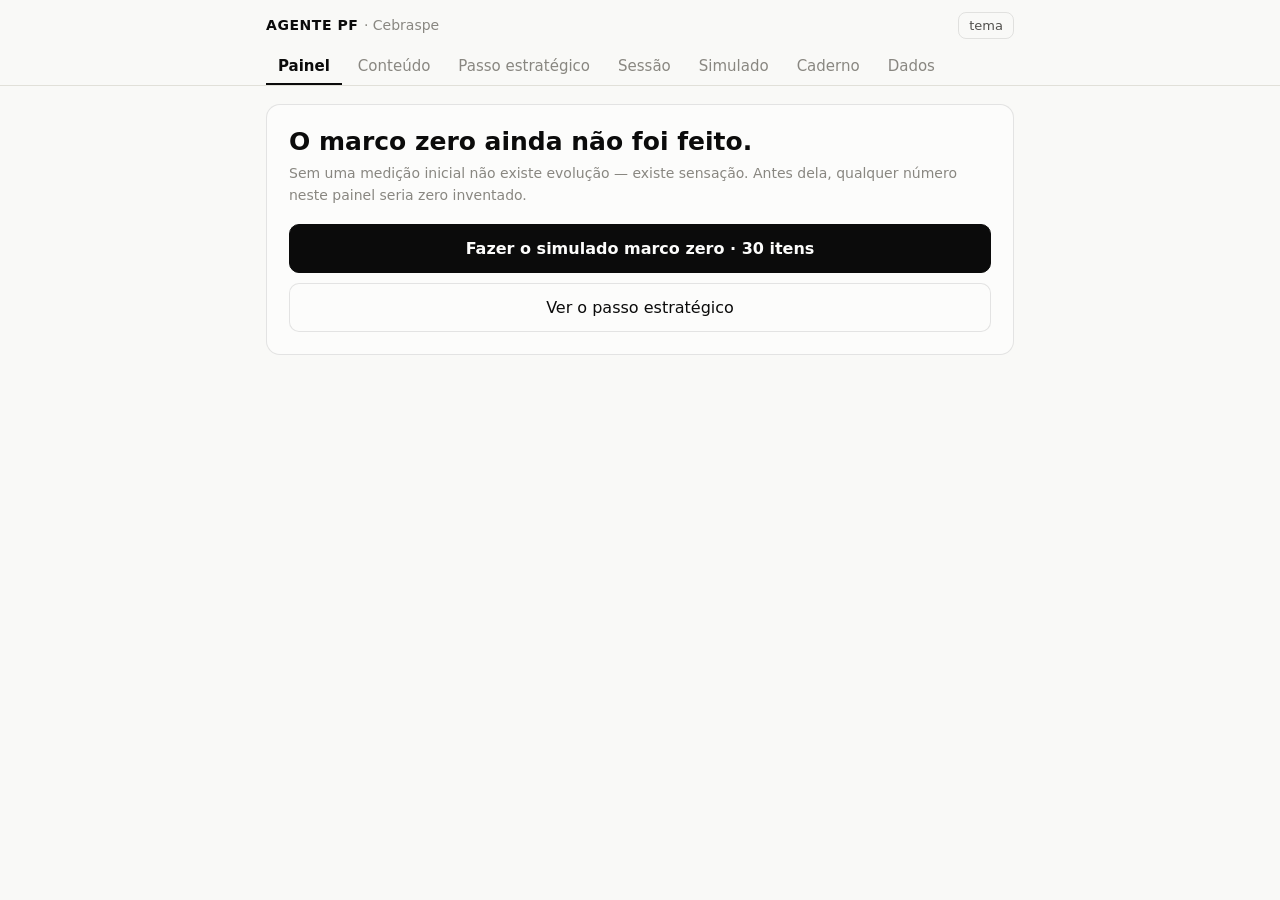
<file: docs/index.html>
<!DOCTYPE html>
<html lang="pt-BR">
<head>
<meta charset="utf-8">
<meta name="viewport" content="width=device-width, initial-scale=1, viewport-fit=cover">
<title>Agente PF — plataforma de estudo</title>
<meta name="description" content="Preparação para Agente da Polícia Federal, banca Cebraspe. Passo estratégico, teoria, questões certo/errado com penalidade e simulados de etapa.">
<meta name="theme-color" content="#0d0d0d">
<meta name="build" content="14">
<link rel="manifest" href="manifest.webmanifest">
<link rel="icon" href="data:image/svg+xml,<svg xmlns='http://www.w3.org/2000/svg' viewBox='0 0 100 100'><text y='.9em' font-size='90'>🎯</text></svg>">
<link rel="stylesheet" href="app.css">
</head>
<body>

<header>
  <div class="hd">
    <div class="brand">Agente PF <span>· Cebraspe</span></div>
    <button class="iconbtn" id="tema" title="Alternar tema">tema</button>
  </div>
  <nav>
    <button data-v="painel" aria-current="true">Painel</button>
    <button data-v="conteudo">Conteúdo</button>
    <button data-v="passos">Passo estratégico</button>
    <button data-v="sessao">Sessão</button>
    <button data-v="simulado">Simulado</button>
    <button data-v="caderno">Caderno</button>
    <button data-v="dados">Dados</button>
  </nav>
</header>

<div class="wrap">

  <!-- PAINEL -->
  <section id="v-painel">
    <div id="pnVazio" class="hide">
      <div class="card">
        <h1>O marco zero ainda não foi feito.</h1>
        <p class="sub">Sem uma medição inicial não existe evolução — existe sensação. Antes dela, qualquer número neste painel seria zero inventado.</p>
        <div class="btns">
          <button class="b primary" id="pnVaziaAcao">Fazer o simulado marco zero · 30 itens</button>
          <button class="b" id="pnVaziaPasso">Ver o passo estratégico</button>
        </div>
      </div>
    </div>

    <div id="pnCheio" class="hide">
      <div class="card">
        <h3>Hoje</h3>
        <p id="pnHoje"></p>
        <button class="b primary" id="pnHojeBtn">Começar</button>
      </div>

      <div class="card">
        <h3>Evolução</h3>
        <div id="pnLinha"></div>
      </div>

      <div class="card">
        <h3>Progresso</h3>
        <p class="note" id="pnCobertura" style="margin-bottom:16px"></p>
        <div id="pnBars"></div>
      </div>

      <div class="card">
        <h3>Distância do corte</h3>
        <div class="hero zero" id="pnDist">—</div>
        <p class="note" id="pnDistTxt"></p>
      </div>

      <div class="card">
        <h3>Sequência</h3>
        <div class="hero pos" id="pnSeq">0</div>
        <p class="note">dias seguidos com sessão feita</p>
        <p class="note" id="pnSeqTxt"></p>
      </div>

      <div class="card">
        <h3>O preço do chute</h3>
        <div class="hero neg" id="pnChute">0</div>
        <p class="note" id="pnChuteTxt"></p>
      </div>

      <div class="card">
        <h3>Fila de revisão espaçada</h3>
        <div id="pnRev"></div>
      </div>
    </div>
  </section>

  <!-- CONTEUDO DA PROVA -->
  <section id="v-conteudo" class="hide">
    <div class="card">
      <h1>Conteúdo da prova</h1>
      <p class="sub">Todo o programa, tópico por tópico, com quanto de cada um já foi estudado
         e quanto está rendendo.</p>
      <div class="tiles" id="cnTiles"></div>
      <h3>Progresso no banco de questões</h3>
      <div class="meter big"><i id="cnBar"></i><span class="meter-l" id="cnBarL"></span></div>
      <p class="note" id="cnAviso" style="margin-top:22px"></p>
    </div>

    <div class="card">
      <h3>Filtrar</h3>
      <div class="btns row" id="cnFiltros">
        <button class="b sel" data-f="todos">Todos</button>
        <button class="b" data-f="nao">Não estudados</button>
        <button class="b" data-f="fracos">Rendendo pouco</button>
        <button class="b" data-f="sem">Sem questão no banco</button>
      </div>
      <p class="note" id="cnFiltroTxt" style="margin-top:12px"></p>
    </div>

    <div id="cnLista"></div>
  </section>

  <!-- PASSO ESTRATEGICO -->
  <section id="v-passos" class="hide">
    <div class="card">
      <h1>Passo estratégico</h1>
      <p class="sub">Os 26 passos em <strong>tiers fixos</strong>. A fórmula
         (itens na prova × déficit × swing) ordena <strong>dentro</strong> de cada tier —
         nunca entre tiers. Peso de prova é barreira, não fator que o desempenho anula.</p>
      <p class="note">Um passo fica <strong>aceitável</strong> com índice líquido ≥ 0,60 em pelo menos
         6 questões. O tier ativo é o menor que ainda tenha passo disponível; se um tier esvazia,
         sobe-se para o seguinte — e nunca se salta para o Tier 5.</p>
      <div id="psResumo" style="margin-top:14px"></div>
    </div>
    <div id="psLista"></div>
  </section>

  <!-- SESSAO -->
  <section id="v-sessao" class="hide">
    <div id="seInicio">
      <div class="card">
        <h1>Sessão do dia</h1>
        <p class="sub">20 a 30 minutos. Teoria, questões novas e revisão.</p>
        <div id="seCab"></div>
        <hr class="rule">
        <div class="btns">
          <button class="b primary" id="seGo">Começar a sessão</button>
          <button class="b" id="seOutro">Escolher outro passo</button>
        </div>
      </div>
    </div>

    <div id="seTeoria" class="hide"></div>

    <div id="seProva" class="hide">
      <div class="card">
        <div class="topbar"><span id="sePos"></span><span id="seAss"></span></div>
        <div class="prog"><i id="seBar"></i></div>
        <p class="enun" id="seEnun"></p>
        <div class="btns" id="seBtns">
          <button class="b" data-r="C">Certo</button>
          <button class="b" data-r="E">Errado</button>
          <button class="b" data-r="B">Não sei — deixar em branco</button>
        </div>
        <div id="seFb"></div>
      </div>
    </div>

    <div id="seFim" class="hide"></div>
  </section>

  <!-- SIMULADO -->
  <section id="v-simulado" class="hide">
    <div id="siInicio">
      <div class="card">
        <h1 id="siTit">Simulado de etapa</h1>
        <p class="sub" id="siSub"></p>
        <p><strong>Acerto +1 · Erro −1 · Branco 0.</strong> Chutar custa ponto, branco não custa nada.
           O simulado é a régua, não o treino: só serve se as respostas forem honestas.</p>
        <h3>Distribuição dos 30 itens</h3>
        <div id="siDist"></div>
        <p class="note" style="margin-top:12px">Pelos pesos reais da prova objetiva de 120 itens.
           Os blocos de Direito entram por rodízio, pela prioridade do momento.</p>
        <hr class="rule">
        <button class="b primary" id="siGo">Começar o simulado</button>
      </div>
      <div class="card" id="siHist"></div>
    </div>

    <div id="siProva" class="hide">
      <div class="card">
        <div class="topbar"><span id="siPos"></span><span id="siMat"></span><span id="siClock">00:00</span></div>
        <div class="prog"><i id="siBar"></i></div>
        <p class="enun" id="siEnun"></p>
        <div class="btns" id="siBtns">
          <button class="b" data-r="C">Certo</button>
          <button class="b" data-r="E">Errado</button>
          <button class="b" data-r="B">Deixar em branco</button>
        </div>
        <button class="ghost" id="siPrev" style="margin-top:14px">← questão anterior</button>
      </div>
    </div>

    <div id="siConf" class="hide">
      <div class="card">
        <h1>Fim dos 30 itens</h1>
        <p class="sub" id="siConfTxt"></p>
        <div class="btns">
          <button class="b primary" id="siFin">Finalizar e ver o resultado</button>
          <button class="b" id="siVolta">Voltar e revisar as respostas</button>
        </div>
      </div>
    </div>

    <div id="siRes" class="hide"></div>
  </section>

  <!-- CADERNO -->
  <section id="v-caderno" class="hide">
    <div class="card">
      <h1>Caderno de teoria</h1>
      <p class="sub">Um resumo denso por passo, entre 270 e 360 palavras. É o material de revisão
         do projeto — escrito na medida do que a prova cobra, sem enrolação de apostila.</p>
    </div>
    <div id="cdLista"></div>
  </section>

  <!-- DADOS -->
  <section id="v-dados" class="hide">
    <div class="card">
      <h3>Data da prova</h3>
      <p class="note" id="dProvaTxt"></p>
      <input type="date" id="dProva" style="margin-top:12px">
      <button class="b" id="dProvaOk" style="margin-top:12px">Salvar data</button>
    </div>

    <div class="card">
      <h3>Backup</h3>
      <p class="note">O histórico fica neste navegador, neste aparelho. Limpar os dados do site apaga
         tudo. Exporte de vez em quando — e sempre antes de trocar de celular.</p>
      <div class="btns row">
        <button class="b" id="dExp">Baixar backup</button>
        <button class="b" id="dCopy">Copiar histórico</button>
      </div>
    </div>

    <div class="card">
      <h3>Importar</h3>
      <p class="note">Cole um backup em JSON ou o bloco <code>=== PF-AGENTE SIMULADO ... ===</code>
         gerado por um simulado feito offline.</p>
      <textarea id="dTxt" placeholder="Cole o backup ou o bloco aqui"></textarea>
      <button class="b primary" id="dImp" style="margin-top:12px">Importar</button>
      <p class="note" id="dMsg"></p>
    </div>

    <div class="card">
      <h3>Histórico</h3>
      <div id="dHist"></div>
    </div>

    <div class="card">
      <h3>Apagar tudo</h3>
      <p class="note">Zera histórico, sessões, simulados, teoria lida e fila de revisão. Não tem como desfazer.</p>
      <button class="b" id="dReset">Apagar todo o histórico</button>
    </div>

    <div class="card">
      <h3>Como esta plataforma decide</h3>
      <ul class="lista note">
        <li><b>Métrica única:</b> índice líquido = (certas − erradas) ÷ respondidas. Nunca percentual bruto de acerto — percentual bruto premia chute, e a prova não premia.</li>
        <li><b>Prioridade:</b> itens na prova × déficit × swing, com déficit 0,9 para passo nunca tocado e swing = 1 + erros ÷ (erros + brancos). Erro vale 2 pontos de virada, branco vale 1: errar num passo pesado é oportunidade, não fracasso.</li>
        <li><b>Aceitável:</b> índice ≥ 0,60 em pelo menos 6 questões do passo. <b>Consolidado:</b> aceitável e fora da fila de revisão.</li>
        <li><b>Revisão espaçada:</b> errou, o passo entra na fila e volta em 3, 7, 21 e 60 dias. Sai depois de duas passagens consecutivas sem erro.</li>
        <li><b>Calibragem:</b> o mecanismo de cilada nunca prediz o gabarito. Os seis formatos aparecem tanto em item Certo quanto em Errado, com no mínimo 30% da minoria em cada um.</li>
      </ul>
      <p class="note" id="dVer"></p>
    </div>
  </section>

</div>

<script src="dados.js"></script>
<script src="banco.js"></script>
<script src="app.js"></script>
</body>
</html>
</file>
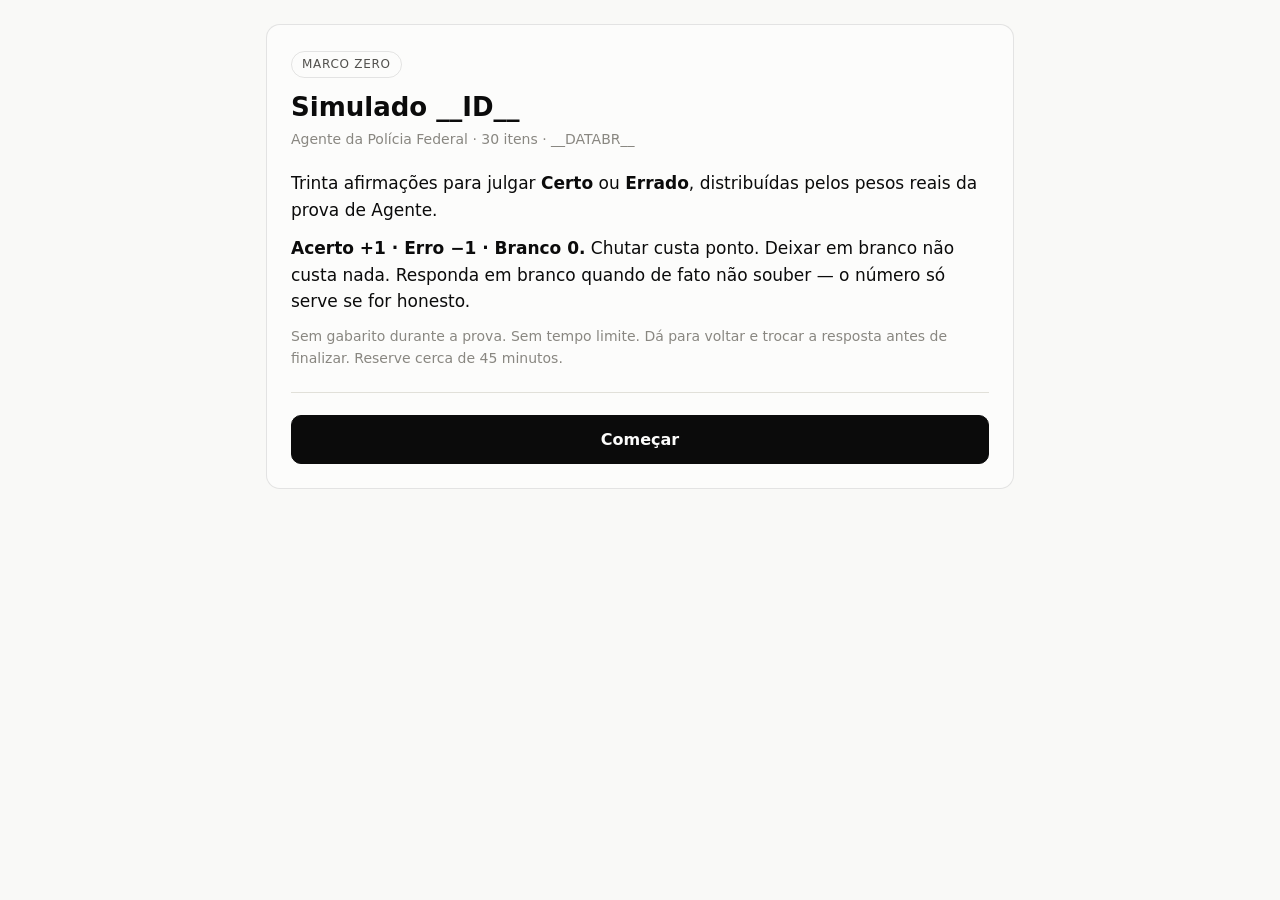
<file: simulados/_modelo.html>
<!DOCTYPE html>
<html lang="pt-BR">
<head>
<meta charset="utf-8">
<meta name="viewport" content="width=device-width, initial-scale=1">
<title>Simulado __ID__ — Agente PF</title>
<style>
:root{
  color-scheme: dark;
  --surface-1:#1a1a19; --plane:#0d0d0d;
  --ink:#ffffff; --ink-2:#c3c2b7; --muted:#898781;
  --grid:#2c2c2a; --axis:#383835; --ring:rgba(255,255,255,.10);
  --pos:#3987e5; --neg:#e66767; --mid:#383835;
  --good:#0ca30c; --crit:#d03b3b; --warn:#fab219;
  --sans: system-ui,-apple-system,"Segoe UI",sans-serif;
}
:root[data-theme="light"]{
  color-scheme: light;
  --surface-1:#fcfcfb; --plane:#f9f9f7;
  --ink:#0b0b0b; --ink-2:#52514e; --muted:#898781;
  --grid:#e1e0d9; --axis:#c3c2b7; --ring:rgba(11,11,11,.10);
  --pos:#2a78d6; --neg:#e34948; --mid:#f0efec;
}
@media (prefers-color-scheme: light){
  :root:not([data-theme="dark"]){
    color-scheme: light;
    --surface-1:#fcfcfb; --plane:#f9f9f7;
    --ink:#0b0b0b; --ink-2:#52514e; --muted:#898781;
    --grid:#e1e0d9; --axis:#c3c2b7; --ring:rgba(11,11,11,.10);
    --pos:#2a78d6; --neg:#e34948; --mid:#f0efec;
  }
}
*{box-sizing:border-box}
html,body{margin:0;padding:0}
body{background:var(--plane);color:var(--ink);font-family:var(--sans);
  font-size:17px;line-height:1.55;-webkit-text-size-adjust:100%}
.wrap{max-width:780px;margin:0 auto;padding:24px 16px 72px}
.card{background:var(--surface-1);border:1px solid var(--ring);border-radius:14px;padding:24px}
h1{font-size:26px;line-height:1.2;margin:0 0 6px}
h2{font-size:19px;margin:28px 0 10px}
h3{font-size:15px;margin:22px 0 8px;color:var(--ink-2);text-transform:uppercase;letter-spacing:.06em}
p{margin:0 0 12px}
.sub{color:var(--muted);font-size:14px;margin:0 0 20px}
.rule{border:0;border-top:1px solid var(--grid);margin:22px 0}
.pill{display:inline-block;font-size:12px;letter-spacing:.06em;text-transform:uppercase;
  color:var(--ink-2);border:1px solid var(--ring);border-radius:999px;padding:3px 10px}
.topbar{display:flex;justify-content:space-between;align-items:center;gap:12px;
  font-size:13px;color:var(--muted);font-variant-numeric:tabular-nums;margin-bottom:14px}
.prog{height:3px;background:var(--grid);border-radius:2px;overflow:hidden;margin-bottom:22px}
.prog i{display:block;height:100%;background:var(--ink-2);border-radius:2px;transition:width .2s}
.enun{font-size:19px;line-height:1.6;margin:14px 0 26px}
.btns{display:flex;flex-direction:column;gap:10px}
button{font-family:inherit;font-size:16px;cursor:pointer;border-radius:10px;
  border:1px solid var(--ring);background:var(--surface-1);color:var(--ink);
  padding:14px 18px;transition:background .12s,border-color .12s}
button:hover{background:var(--grid)}
button.primary{background:var(--ink);color:var(--surface-1);border-color:var(--ink);font-weight:600}
button.primary:hover{opacity:.88;background:var(--ink)}
button.ghost{border-color:transparent;color:var(--muted);font-size:14px;padding:8px 0;text-align:left}
button.ghost:hover{background:transparent;color:var(--ink)}
button:disabled{opacity:.35;cursor:not-allowed}
.hero{font-size:64px;line-height:1;font-weight:700;letter-spacing:-.02em;margin:4px 0 2px}
.hero.pos{color:var(--pos)} .hero.neg{color:var(--neg)}
.stats{display:flex;gap:28px;flex-wrap:wrap;margin:18px 0 4px}
.stat .k{font-size:12px;text-transform:uppercase;letter-spacing:.06em;color:var(--muted)}
.stat .v{font-size:24px;font-weight:600;font-variant-numeric:tabular-nums}
.row{display:grid;grid-template-columns:132px 1fr 62px;gap:12px;align-items:center;
  padding:7px 6px;border-radius:8px}
.row:hover{background:var(--grid)}
.row .lbl{font-size:14px;color:var(--ink-2);text-align:right}
.row .val{font-size:14px;font-variant-numeric:tabular-nums;font-weight:600}
.track{position:relative;height:22px;background:var(--mid);border-radius:4px}
.track .zero{position:absolute;left:50%;top:-3px;bottom:-3px;width:1px;background:var(--axis)}
.track .fill{position:absolute;top:0;bottom:0;background:var(--pos);border-radius:0 4px 4px 0}
.track .fill.neg{background:var(--neg);border-radius:4px 0 0 4px}
.scale{display:grid;grid-template-columns:132px 1fr 62px;gap:12px;margin-top:6px}
.scale .ax{display:flex;justify-content:space-between;font-size:11px;color:var(--muted);
  font-variant-numeric:tabular-nums}
table{width:100%;border-collapse:collapse;font-size:14px;font-variant-numeric:tabular-nums}
th,td{text-align:right;padding:7px 8px;border-bottom:1px solid var(--grid)}
th:first-child,td:first-child{text-align:left}
th{color:var(--muted);font-weight:500;font-size:12px;text-transform:uppercase;letter-spacing:.05em}
.item{border-top:1px solid var(--grid);padding:18px 0}
.item .head{display:flex;gap:10px;align-items:baseline;flex-wrap:wrap;margin-bottom:8px}
.item .num{font-weight:700;font-variant-numeric:tabular-nums}
.item .meta{font-size:12px;color:var(--muted)}
.tag{font-size:12px;font-weight:700;padding:2px 8px;border-radius:999px;letter-spacing:.04em}
.tag.ok{background:rgba(12,163,12,.16);color:var(--good)}
.tag.no{background:rgba(208,59,59,.16);color:var(--crit)}
.tag.br{background:var(--grid);color:var(--muted)}
.item .q{margin:0 0 12px}
.lab{font-size:12px;text-transform:uppercase;letter-spacing:.06em;color:var(--muted);
  display:block;margin-bottom:2px}
.exp{margin:0 0 12px;color:var(--ink-2);font-size:15px}
.cil{margin:0;font-size:15px;border-left:2px solid var(--warn);padding-left:12px;color:var(--ink-2)}
.flag{font-size:13px;color:var(--warn);margin:10px 0 0}
pre{background:var(--plane);border:1px solid var(--ring);border-radius:10px;padding:16px;
  overflow-x:auto;font-size:12.5px;line-height:1.5;
  font-family:ui-monospace,SFMono-Regular,Menlo,Consolas,monospace;white-space:pre}
.note{font-size:14px;color:var(--muted)}
.hide{display:none}
</style>
</head>
<body>
<div class="wrap">

<section id="intro" class="card">
  <span class="pill">Marco zero</span>
  <h1 style="margin-top:14px">Simulado __ID__</h1>
  <p class="sub">Agente da Polícia Federal · 30 itens · __DATABR__</p>
  <p>Trinta afirmações para julgar <strong>Certo</strong> ou <strong>Errado</strong>,
     distribuídas pelos pesos reais da prova de Agente.</p>
  <p><strong>Acerto +1 · Erro −1 · Branco 0.</strong> Chutar custa ponto. Deixar em
     branco não custa nada. Responda em branco quando de fato não souber — o
     número só serve se for honesto.</p>
  <p class="note">Sem gabarito durante a prova. Sem tempo limite. Dá para voltar e
     trocar a resposta antes de finalizar. Reserve cerca de 45 minutos.</p>
  <hr class="rule">
  <button class="primary" id="go" style="width:100%">Começar</button>
</section>

<section id="prova" class="card hide">
  <div class="topbar">
    <span id="pos">1 / 30</span>
    <span id="mat"></span>
    <span id="clock">00:00</span>
  </div>
  <div class="prog"><i id="bar" style="width:0%"></i></div>
  <p class="enun" id="enun"></p>
  <div class="btns">
    <button data-r="C">Certo</button>
    <button data-r="E">Errado</button>
    <button data-r="B">Deixar em branco</button>
  </div>
  <button class="ghost" id="prev" style="margin-top:16px">← questão anterior</button>
</section>

<section id="confirmar" class="card hide">
  <h1>Fim dos 30 itens</h1>
  <p id="confTxt" class="sub"></p>
  <div class="btns">
    <button class="primary" id="fin">Finalizar e ver o resultado</button>
    <button id="volta">Voltar e revisar as respostas</button>
  </div>
</section>

<section id="resultado" class="card hide">
  <span class="pill">Resultado · __ID__ · marco zero</span>
  <h3 style="margin-top:20px">Índice líquido</h3>
  <div class="hero" id="heroIdx">0,00</div>
  <p class="note" id="heroTxt"></p>
  <div class="stats">
    <div class="stat"><div class="k">Saldo líquido</div><div class="v" id="sSaldo">0</div></div>
    <div class="stat"><div class="k">Certas</div><div class="v" id="sC">0</div></div>
    <div class="stat"><div class="k">Erradas</div><div class="v" id="sE">0</div></div>
    <div class="stat"><div class="k">Brancos</div><div class="v" id="sB">0</div></div>
    <div class="stat"><div class="k">Tempo</div><div class="v" id="sT">00:00</div></div>
  </div>

  <h2>Rendimento por matéria</h2>
  <p class="note" style="margin-bottom:14px">Índice líquido de cada matéria, de −1 a +1.
     A linha central é o zero: à esquerda dela a matéria <em>subtrai</em> ponto na prova.</p>
  <div id="bars"></div>
  <div class="scale"><div></div><div class="ax"><span>−1</span><span>0</span><span>+1</span></div><div></div></div>

  <h3>Os mesmos números em tabela</h3>
  <table><thead><tr><th>Matéria</th><th>Itens</th><th>C</th><th>E</th><th>B</th><th>Índice</th></tr></thead>
  <tbody id="tab"></tbody></table>

  <h2>Comparação com o simulado anterior</h2>
  <div id="comp"></div>

  <h2>Revisão item a item</h2>
  <p class="note">Agora o gabarito está liberado.</p>
  <div id="rev"></div>

  <h2>Bloco para o <code>/registrar</code></h2>
  <p class="note">Copie o bloco inteiro e cole no Claude Code depois de rodar
     <code>/registrar</code>.</p>
  <button class="primary" id="cp" style="width:100%;margin-bottom:12px">Copiar bloco</button>
  <pre id="blk"></pre>
</section>

</div>
<script>
var SIM = {id:"__ID__", data:"__DATA__", anterior:null};

var DISP = {Informatica:"Informática", ContabilidadeGeral:"Contabilidade Geral",
            Portugues:"Português", RLM:"Raciocínio Lógico", Matematica:"Matemática",
            RedacaoOficial:"Redação Oficial", Estatistica:"Estatística",
            ContabilidadePublica:"Contabilidade Pública",
            DireitoConstitucional:"Direito Constitucional",
            DireitoAdministrativo:"Direito Administrativo", DireitoPenal:"Direito Penal",
            DireitoProcessualPenal:"Direito Processual Penal",
            LegislacaoFederal:"Legislação Federal", DireitoAmbiental:"Direito Ambiental"};
var ORDEM = ["Informatica","ContabilidadeGeral","Portugues","RLM","Matematica",
             "RedacaoOficial","Estatistica","ContabilidadePublica","DireitoConstitucional",
             "DireitoAdministrativo","DireitoPenal","DireitoProcessualPenal",
             "LegislacaoFederal","DireitoAmbiental"];

var Q = __DADOS__;

var MECD = {"par de conceitos":"par de conceitos","palavra absoluta":"palavra absoluta",
  "premissa e conclusao":"premissa e conclusão","duas metades":"duas metades",
  "numero na hipotese":"número na hipótese","aparencia literal":"aparência literal"};

var resp = new Array(Q.length).fill(null);
var i = 0, t0 = 0, tick = null, elapsed = 0;

var $ = function(id){return document.getElementById(id);};
function show(id){["intro","prova","confirmar","resultado"].forEach(function(s){
  $(s).classList.toggle("hide", s !== id);});window.scrollTo(0,0);}
function hhmmss(s){var h=Math.floor(s/3600),m=Math.floor(s%3600/60),x=s%60;
  var p=function(n){return String(n).padStart(2,"0");};
  return (h>0? p(h)+":":"")+p(m)+":"+p(x);}

$("go").onclick = function(){
  t0 = Date.now();
  tick = setInterval(function(){
    elapsed = Math.floor((Date.now()-t0)/1000);
    $("clock").textContent = hhmmss(elapsed);
  }, 1000);
  show("prova"); render();
};

function render(){
  var q = Q[i];
  $("pos").textContent = (i+1) + " / " + Q.length;
  $("mat").textContent = q.md;
  $("bar").style.width = ((i)/Q.length*100) + "%";
  $("enun").textContent = q.t;
  $("prev").disabled = (i === 0);
  document.querySelectorAll("#prova .btns button").forEach(function(b){
    b.style.borderColor = (resp[i] === b.dataset.r) ? "var(--ink)" : "var(--ring)";
  });
}

document.querySelectorAll("#prova .btns button").forEach(function(b){
  b.onclick = function(){
    resp[i] = b.dataset.r;
    if (i < Q.length-1){ i++; render(); }
    else { confirmar(); }
  };
});
$("prev").onclick = function(){ if(i>0){ i--; render(); } };

function confirmar(){
  var br = resp.filter(function(r){return r==="B";}).length;
  var nulos = resp.filter(function(r){return r===null;}).length;
  $("confTxt").textContent = "Respondidas: " + (Q.length-br-nulos) +
    " · em branco: " + (br+nulos) + " · tempo: " + hhmmss(elapsed) +
    ". Depois de finalizar, o gabarito é liberado e nada mais muda.";
  show("confirmar");
}
$("volta").onclick = function(){ i = Q.length-1; show("prova"); render(); };
$("fin").onclick = function(){ if(tick) clearInterval(tick); resultado(); };

function resultado(){
  var tot = {c:0,e:0,b:0}, porMat = {}, porAss = {};
  ORDEM.forEach(function(m){ porMat[m] = {total:0,c:0,e:0,b:0}; });

  Q.forEach(function(q,k){
    var r = resp[k], res;
    if (r === null || r === "B"){ res = 0; tot.b++; porMat[q.m].b++; }
    else if (r === q.g){ res = 1; tot.c++; porMat[q.m].c++; }
    else { res = -1; tot.e++; porMat[q.m].e++; }
    porMat[q.m].total++;
    if(!porAss[q.pt]) porAss[q.pt] = {m:q.m,c:0,e:0,b:0};
    if(res === 1) porAss[q.pt].c++; else if(res === -1) porAss[q.pt].e++; else porAss[q.pt].b++;
    q._res = res; q._resp = (r === null ? "B" : r);
  });

  var saldo = tot.c - tot.e;
  var idx = saldo / Q.length;
  var fmt = function(v){ return (v>0?"+":v<0?"−":"") + Math.abs(v).toFixed(2).replace(".",","); };

  $("heroIdx").textContent = fmt(idx);
  $("heroIdx").className = "hero " + (idx >= 0 ? "pos" : "neg");
  $("heroTxt").textContent = idx < 0
    ? "Negativo. Nesta prova você subtraiu pontos: errou mais do que acertou."
    : idx < 0.30 ? "Entre 0 e 0,30: não sustenta. É o território do chute com verniz."
    : idx < 0.60 ? "Entre 0,30 e 0,60: em construção." : "Acima de 0,60: consolidado.";
  $("sSaldo").textContent = (saldo>0?"+":"") + saldo;
  $("sC").textContent = tot.c; $("sE").textContent = tot.e; $("sB").textContent = tot.b;
  $("sT").textContent = hhmmss(elapsed);

  var bars = "", tab = "";
  ORDEM.forEach(function(m){
    var d = porMat[m], li = d.total ? (d.c-d.e)/d.total : 0;
    if (!d.total) return;
    var w = Math.abs(li)*50, neg = li < 0;
    var tip = DISP[m]+" — "+d.total+" itens · "+d.c+"C "+d.e+"E "+d.b+"B · índice "+fmt(li);
    bars += '<div class="row" title="'+tip+'">'
         +  '<div class="lbl">'+DISP[m]+'</div>'
         +  '<div class="track"><div class="fill'+(neg?" neg":"")+'" style="'
         +  (neg ? "right:50%;" : "left:50%;") + "width:" + w + '%"></div>'
         +  '<div class="zero"></div></div>'
         +  '<div class="val" style="color:'+(neg?"var(--neg)":"var(--pos)")+'">'+fmt(li)+'</div></div>';
    if (d.total) tab += "<tr><td>"+DISP[m]+"</td><td>"+d.total+"</td><td>"+d.c+"</td><td>"+d.e
        +  "</td><td>"+d.b+"</td><td>"+fmt(li)+"</td></tr>";
  });
  $("bars").innerHTML = bars;
  $("tab").innerHTML = tab;

  $("comp").innerHTML = SIM.anterior
    ? ""
    : '<p class="note">Marco zero — não há simulado anterior, portanto não existe comparação '
    + 'possível. Este resultado é a linha de base contra a qual o próximo simulado, daqui a '
    + '20 dias, vai ser medido. Sem esta medição, evolução seria só sensação.</p>';

  var rev = "";
  Q.forEach(function(q,k){
    var tg = q._res === 1 ? '<span class="tag ok">+1</span>'
           : q._res === -1 ? '<span class="tag no">−1</span>'
           : '<span class="tag br">0</span>';
    rev += '<div class="item"><div class="head"><span class="num">'
        +  String(k+1).padStart(2,"0")+'</span>'+tg
        +  '<span class="meta">'+q.md+' · '+q.pt+' · formato: '+MECD[q.mec]+'</span></div>'
        +  '<p class="q">'+q.t+'</p>'
        +  '<p class="exp"><span class="lab">Gabarito: '
        +  (q.g === "C" ? "CERTO" : "ERRADO") + ' · você marcou: '
        +  (q._resp === "C" ? "Certo" : q._resp === "E" ? "Errado" : "Branco") + '</span>'
        +  q.e + '</p>'
        +  '<p class="cil"><span class="lab">A cilada</span>'+q.c+'</p>'
        +  (q.cf ? '<p class="flag">⚠ Item dependente de norma. A fonte oficial não pôde ser '
        +  'consultada no ambiente em que este simulado foi gerado (rede bloqueada). Confira '
        +  'no texto legal antes de fixar.</p>' : '')
        +  '</div>';
  });
  $("rev").innerHTML = rev;

  var L = [];
  L.push("=== PF-AGENTE SIMULADO " + SIM.id + " ===");
  L.push("data: " + SIM.data);
  L.push("questoes: " + Q.length);
  L.push("tempo: " + hhmmss(elapsed));
  L.push("certas: " + tot.c + "  erradas: " + tot.e + "  brancos: " + tot.b);
  L.push("saldo_liquido: " + saldo);
  L.push("indice_liquido: " + idx.toFixed(3));
  L.push("--- por materia ---");
  ORDEM.forEach(function(m){ var d = porMat[m], li = d.total ? (d.c-d.e)/d.total : 0;
    if (d.total) L.push(m+"|"+d.total+"|"+d.c+"|"+d.e+"|"+d.b+"|"+li.toFixed(3)); });
  L.push("--- por assunto ---");
  Object.keys(porAss).forEach(function(a){ var d = porAss[a];
    L.push(a+"|"+d.m+"|"+d.c+"|"+d.e+"|"+d.b); });
  L.push("--- itens ---");
  L.push("# NN|materia|passo|gabarito|resposta|resultado|formato");
  Q.forEach(function(q,k){ L.push(String(k+1).padStart(2,"0")+"|"+q.m+"|"+q.pt+"|"+q.g+"|"
    +q._resp+"|"+q._res+"|"+q.mec); });
  L.push("=== FIM ===");
  $("blk").textContent = L.join("\n");

  show("resultado");
}

$("cp").onclick = function(){
  var txt = $("blk").textContent, ok = function(){ $("cp").textContent = "Copiado ✓";
    setTimeout(function(){ $("cp").textContent = "Copiar bloco"; }, 2000); };
  if (navigator.clipboard && navigator.clipboard.writeText){
    navigator.clipboard.writeText(txt).then(ok, sel);
  } else { sel(); }
  function sel(){ var r = document.createRange(); r.selectNode($("blk"));
    var s = getSelection(); s.removeAllRanges(); s.addRange(r);
    try { document.execCommand("copy"); ok(); } catch(err){
      $("cp").textContent = "Selecione o bloco abaixo e copie com Ctrl+C"; } }
};
</script>
</body>
</html>
</file>
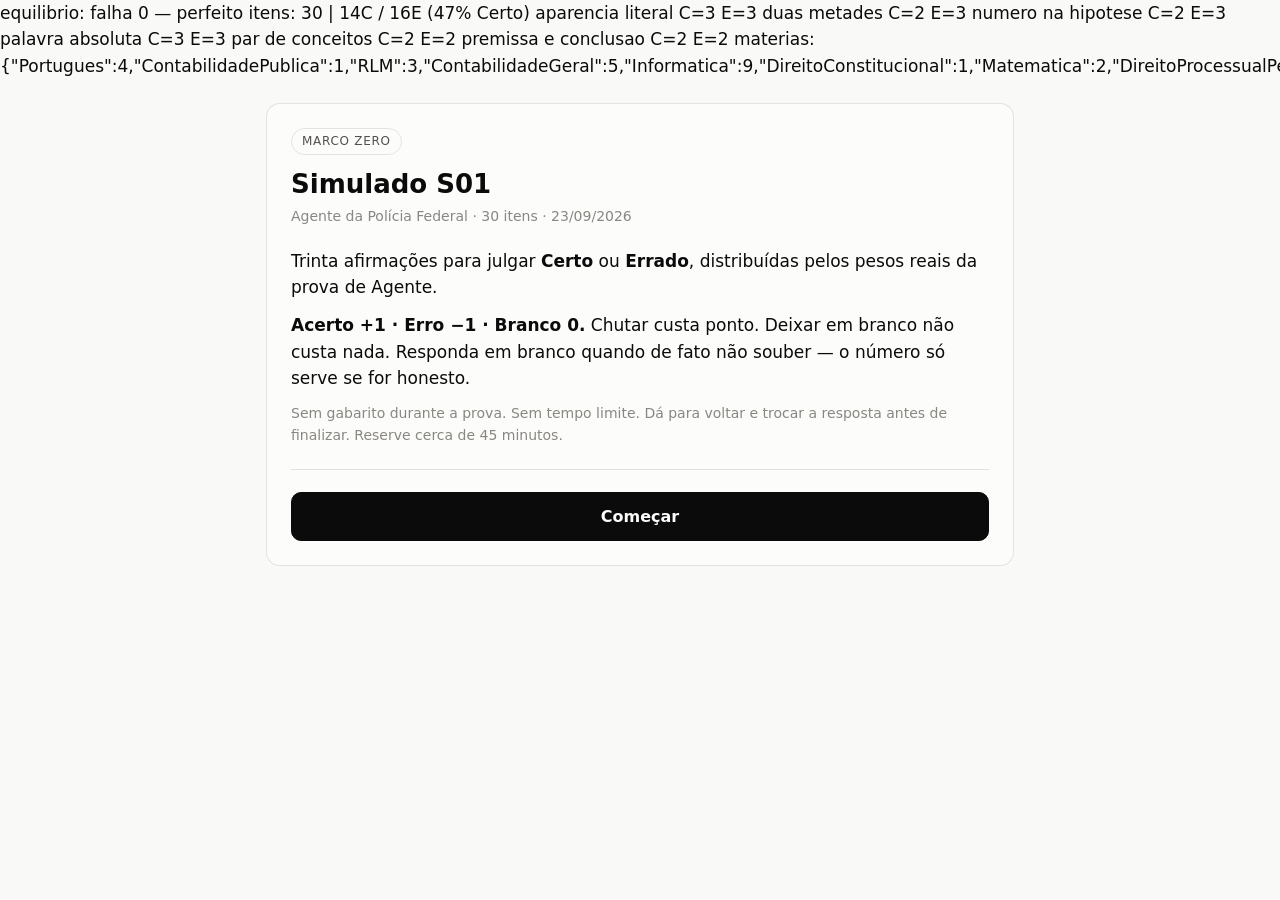
<file: simulados/S01-2026-09-23.html>
equilibrio: falha 0 — perfeito
itens: 30 | 14C / 16E (47% Certo)
  aparencia literal      C=3 E=3
  duas metades           C=2 E=3
  numero na hipotese     C=2 E=3
  palavra absoluta       C=3 E=3
  par de conceitos       C=2 E=2
  premissa e conclusao   C=2 E=2
  materias: {"Portugues":4,"ContabilidadePublica":1,"RLM":3,"ContabilidadeGeral":5,"Informatica":9,"DireitoConstitucional":1,"Matematica":2,"DireitoProcessualPenal":1,"RedacaoOficial":2,"Estatistica":1,"DireitoAdministrativo":1}
<!DOCTYPE html>
<html lang="pt-BR">
<head>
<meta charset="utf-8">
<meta name="viewport" content="width=device-width, initial-scale=1">
<title>Simulado S01 — Agente PF</title>
<style>
:root{
  color-scheme: dark;
  --surface-1:#1a1a19; --plane:#0d0d0d;
  --ink:#ffffff; --ink-2:#c3c2b7; --muted:#898781;
  --grid:#2c2c2a; --axis:#383835; --ring:rgba(255,255,255,.10);
  --pos:#3987e5; --neg:#e66767; --mid:#383835;
  --good:#0ca30c; --crit:#d03b3b; --warn:#fab219;
  --sans: system-ui,-apple-system,"Segoe UI",sans-serif;
}
:root[data-theme="light"]{
  color-scheme: light;
  --surface-1:#fcfcfb; --plane:#f9f9f7;
  --ink:#0b0b0b; --ink-2:#52514e; --muted:#898781;
  --grid:#e1e0d9; --axis:#c3c2b7; --ring:rgba(11,11,11,.10);
  --pos:#2a78d6; --neg:#e34948; --mid:#f0efec;
}
@media (prefers-color-scheme: light){
  :root:not([data-theme="dark"]){
    color-scheme: light;
    --surface-1:#fcfcfb; --plane:#f9f9f7;
    --ink:#0b0b0b; --ink-2:#52514e; --muted:#898781;
    --grid:#e1e0d9; --axis:#c3c2b7; --ring:rgba(11,11,11,.10);
    --pos:#2a78d6; --neg:#e34948; --mid:#f0efec;
  }
}
*{box-sizing:border-box}
html,body{margin:0;padding:0}
body{background:var(--plane);color:var(--ink);font-family:var(--sans);
  font-size:17px;line-height:1.55;-webkit-text-size-adjust:100%}
.wrap{max-width:780px;margin:0 auto;padding:24px 16px 72px}
.card{background:var(--surface-1);border:1px solid var(--ring);border-radius:14px;padding:24px}
h1{font-size:26px;line-height:1.2;margin:0 0 6px}
h2{font-size:19px;margin:28px 0 10px}
h3{font-size:15px;margin:22px 0 8px;color:var(--ink-2);text-transform:uppercase;letter-spacing:.06em}
p{margin:0 0 12px}
.sub{color:var(--muted);font-size:14px;margin:0 0 20px}
.rule{border:0;border-top:1px solid var(--grid);margin:22px 0}
.pill{display:inline-block;font-size:12px;letter-spacing:.06em;text-transform:uppercase;
  color:var(--ink-2);border:1px solid var(--ring);border-radius:999px;padding:3px 10px}
.topbar{display:flex;justify-content:space-between;align-items:center;gap:12px;
  font-size:13px;color:var(--muted);font-variant-numeric:tabular-nums;margin-bottom:14px}
.prog{height:3px;background:var(--grid);border-radius:2px;overflow:hidden;margin-bottom:22px}
.prog i{display:block;height:100%;background:var(--ink-2);border-radius:2px;transition:width .2s}
.enun{font-size:19px;line-height:1.6;margin:14px 0 26px}
.btns{display:flex;flex-direction:column;gap:10px}
button{font-family:inherit;font-size:16px;cursor:pointer;border-radius:10px;
  border:1px solid var(--ring);background:var(--surface-1);color:var(--ink);
  padding:14px 18px;transition:background .12s,border-color .12s}
button:hover{background:var(--grid)}
button.primary{background:var(--ink);color:var(--surface-1);border-color:var(--ink);font-weight:600}
button.primary:hover{opacity:.88;background:var(--ink)}
button.ghost{border-color:transparent;color:var(--muted);font-size:14px;padding:8px 0;text-align:left}
button.ghost:hover{background:transparent;color:var(--ink)}
button:disabled{opacity:.35;cursor:not-allowed}
.hero{font-size:64px;line-height:1;font-weight:700;letter-spacing:-.02em;margin:4px 0 2px}
.hero.pos{color:var(--pos)} .hero.neg{color:var(--neg)}
.stats{display:flex;gap:28px;flex-wrap:wrap;margin:18px 0 4px}
.stat .k{font-size:12px;text-transform:uppercase;letter-spacing:.06em;color:var(--muted)}
.stat .v{font-size:24px;font-weight:600;font-variant-numeric:tabular-nums}
.row{display:grid;grid-template-columns:132px 1fr 62px;gap:12px;align-items:center;
  padding:7px 6px;border-radius:8px}
.row:hover{background:var(--grid)}
.row .lbl{font-size:14px;color:var(--ink-2);text-align:right}
.row .val{font-size:14px;font-variant-numeric:tabular-nums;font-weight:600}
.track{position:relative;height:22px;background:var(--mid);border-radius:4px}
.track .zero{position:absolute;left:50%;top:-3px;bottom:-3px;width:1px;background:var(--axis)}
.track .fill{position:absolute;top:0;bottom:0;background:var(--pos);border-radius:0 4px 4px 0}
.track .fill.neg{background:var(--neg);border-radius:4px 0 0 4px}
.scale{display:grid;grid-template-columns:132px 1fr 62px;gap:12px;margin-top:6px}
.scale .ax{display:flex;justify-content:space-between;font-size:11px;color:var(--muted);
  font-variant-numeric:tabular-nums}
table{width:100%;border-collapse:collapse;font-size:14px;font-variant-numeric:tabular-nums}
th,td{text-align:right;padding:7px 8px;border-bottom:1px solid var(--grid)}
th:first-child,td:first-child{text-align:left}
th{color:var(--muted);font-weight:500;font-size:12px;text-transform:uppercase;letter-spacing:.05em}
.item{border-top:1px solid var(--grid);padding:18px 0}
.item .head{display:flex;gap:10px;align-items:baseline;flex-wrap:wrap;margin-bottom:8px}
.item .num{font-weight:700;font-variant-numeric:tabular-nums}
.item .meta{font-size:12px;color:var(--muted)}
.tag{font-size:12px;font-weight:700;padding:2px 8px;border-radius:999px;letter-spacing:.04em}
.tag.ok{background:rgba(12,163,12,.16);color:var(--good)}
.tag.no{background:rgba(208,59,59,.16);color:var(--crit)}
.tag.br{background:var(--grid);color:var(--muted)}
.item .q{margin:0 0 12px}
.lab{font-size:12px;text-transform:uppercase;letter-spacing:.06em;color:var(--muted);
  display:block;margin-bottom:2px}
.exp{margin:0 0 12px;color:var(--ink-2);font-size:15px}
.cil{margin:0;font-size:15px;border-left:2px solid var(--warn);padding-left:12px;color:var(--ink-2)}
.flag{font-size:13px;color:var(--warn);margin:10px 0 0}
pre{background:var(--plane);border:1px solid var(--ring);border-radius:10px;padding:16px;
  overflow-x:auto;font-size:12.5px;line-height:1.5;
  font-family:ui-monospace,SFMono-Regular,Menlo,Consolas,monospace;white-space:pre}
.note{font-size:14px;color:var(--muted)}
.hide{display:none}
</style>
</head>
<body>
<div class="wrap">

<section id="intro" class="card">
  <span class="pill">Marco zero</span>
  <h1 style="margin-top:14px">Simulado S01</h1>
  <p class="sub">Agente da Polícia Federal · 30 itens · 23/09/2026</p>
  <p>Trinta afirmações para julgar <strong>Certo</strong> ou <strong>Errado</strong>,
     distribuídas pelos pesos reais da prova de Agente.</p>
  <p><strong>Acerto +1 · Erro −1 · Branco 0.</strong> Chutar custa ponto. Deixar em
     branco não custa nada. Responda em branco quando de fato não souber — o
     número só serve se for honesto.</p>
  <p class="note">Sem gabarito durante a prova. Sem tempo limite. Dá para voltar e
     trocar a resposta antes de finalizar. Reserve cerca de 45 minutos.</p>
  <hr class="rule">
  <button class="primary" id="go" style="width:100%">Começar</button>
</section>

<section id="prova" class="card hide">
  <div class="topbar">
    <span id="pos">1 / 30</span>
    <span id="mat"></span>
    <span id="clock">00:00</span>
  </div>
  <div class="prog"><i id="bar" style="width:0%"></i></div>
  <p class="enun" id="enun"></p>
  <div class="btns">
    <button data-r="C">Certo</button>
    <button data-r="E">Errado</button>
    <button data-r="B">Deixar em branco</button>
  </div>
  <button class="ghost" id="prev" style="margin-top:16px">← questão anterior</button>
</section>

<section id="confirmar" class="card hide">
  <h1>Fim dos 30 itens</h1>
  <p id="confTxt" class="sub"></p>
  <div class="btns">
    <button class="primary" id="fin">Finalizar e ver o resultado</button>
    <button id="volta">Voltar e revisar as respostas</button>
  </div>
</section>

<section id="resultado" class="card hide">
  <span class="pill">Resultado · S01 · marco zero</span>
  <h3 style="margin-top:20px">Índice líquido</h3>
  <div class="hero" id="heroIdx">0,00</div>
  <p class="note" id="heroTxt"></p>
  <div class="stats">
    <div class="stat"><div class="k">Saldo líquido</div><div class="v" id="sSaldo">0</div></div>
    <div class="stat"><div class="k">Certas</div><div class="v" id="sC">0</div></div>
    <div class="stat"><div class="k">Erradas</div><div class="v" id="sE">0</div></div>
    <div class="stat"><div class="k">Brancos</div><div class="v" id="sB">0</div></div>
    <div class="stat"><div class="k">Tempo</div><div class="v" id="sT">00:00</div></div>
  </div>

  <h2>Rendimento por matéria</h2>
  <p class="note" style="margin-bottom:14px">Índice líquido de cada matéria, de −1 a +1.
     A linha central é o zero: à esquerda dela a matéria <em>subtrai</em> ponto na prova.</p>
  <div id="bars"></div>
  <div class="scale"><div></div><div class="ax"><span>−1</span><span>0</span><span>+1</span></div><div></div></div>

  <h3>Os mesmos números em tabela</h3>
  <table><thead><tr><th>Matéria</th><th>Itens</th><th>C</th><th>E</th><th>B</th><th>Índice</th></tr></thead>
  <tbody id="tab"></tbody></table>

  <h2>Comparação com o simulado anterior</h2>
  <div id="comp"></div>

  <h2>Revisão item a item</h2>
  <p class="note">Agora o gabarito está liberado.</p>
  <div id="rev"></div>

  <h2>Bloco para o <code>/registrar</code></h2>
  <p class="note">Copie o bloco inteiro e cole no Claude Code depois de rodar
     <code>/registrar</code>.</p>
  <button class="primary" id="cp" style="width:100%;margin-bottom:12px">Copiar bloco</button>
  <pre id="blk"></pre>
</section>

</div>
<script>
var SIM = {id:"S01", data:"2026-09-23", anterior:null};

var DISP = {Informatica:"Informática", ContabilidadeGeral:"Contabilidade Geral",
            Portugues:"Português", RLM:"Raciocínio Lógico", Matematica:"Matemática",
            RedacaoOficial:"Redação Oficial", Estatistica:"Estatística",
            ContabilidadePublica:"Contabilidade Pública",
            DireitoConstitucional:"Direito Constitucional",
            DireitoAdministrativo:"Direito Administrativo", DireitoPenal:"Direito Penal",
            DireitoProcessualPenal:"Direito Processual Penal",
            LegislacaoFederal:"Legislação Federal", DireitoAmbiental:"Direito Ambiental"};
var ORDEM = ["Informatica","ContabilidadeGeral","Portugues","RLM","Matematica",
             "RedacaoOficial","Estatistica","ContabilidadePublica","DireitoConstitucional",
             "DireitoAdministrativo","DireitoPenal","DireitoProcessualPenal",
             "LegislacaoFederal","DireitoAmbiental"];

var Q = [{"n":1,"m":"Portugues","md":"Português","p":"P13","pt":"Crase, colocação pronominal e ortografia","mec":"palavra absoluta","g":"E","t":"A crase é obrigatória sempre que a preposição 'a' anteceder substantivo feminino.","e":"É preciso também que o substantivo admita o artigo feminino naquele contexto. Em 'Refiro-me a pessoas interessadas', há preposição e substantivo feminino, e não há crase.","c":"É a regra decorada pela metade, e a metade decorada funciona na maioria dos casos — o que a torna resistente. O 'sempre' é o sinal, mas o conteúdo parece tão familiar que o sinal não dispara.","cf":0},{"n":2,"m":"ContabilidadePublica","md":"Contabilidade Pública","p":"P23","pt":"Orçamento público, receita e despesa","mec":"aparencia literal","g":"E","t":"São estágios da despesa pública, nessa ordem: empenho, pagamento e liquidação.","e":"A ordem correta é empenho, liquidação e pagamento. A liquidação apura o direito do credor e precede necessariamente o pagamento.","c":"Os três estágios estão todos ali, com os nomes certos — só a ordem foi embaralhada. Enumeração completa desarma a conferência, porque a memória confirma os elementos e não a sequência.","cf":1},{"n":3,"m":"RLM","md":"Raciocínio Lógico","p":"P16","pt":"Proposições, conectivos e tabelas-verdade","mec":"premissa e conclusao","g":"E","t":"A conjunção é verdadeira quando pelo menos uma de suas proposições componentes é verdadeira, razão pela qual 'p e q' é verdadeira se apenas p for verdadeira.","e":"A conjunção exige as duas partes verdadeiras. Bastar uma é característica da disjunção. O item aplicou a regra do 'ou' ao conectivo 'e'.","c":"É uma regra correta atribuída ao conectivo errado, e a conclusão coerente com a premissa falsa reforça a impressão de solidez. Quando o item traz regra e aplicação, confira a regra primeiro — se ela cair, a aplicação cai junto, por mais bem feita que esteja.","cf":0},{"n":4,"m":"Portugues","md":"Português","p":"P14","pt":"Sintaxe, vozes verbais e pontuação","mec":"aparencia literal","g":"C","t":"Na oração 'Vendem-se imóveis', o verbo concorda com 'imóveis' porque a partícula 'se' é apassivadora e 'imóveis' exerce a função de sujeito paciente.","e":"O verbo é transitivo direto, o que caracteriza o 'se' como partícula apassivadora. A oração equivale a 'Imóveis são vendidos', com 'imóveis' como sujeito — daí o plural.","c":"A placa errada em vitrine de imobiliária é tão comum que a forma correta parece a estranha. Some-se a isso o fato de a explicação do item ser longa e técnica, e o instinto manda procurar defeito onde há apenas precisão.","cf":0},{"n":5,"m":"ContabilidadeGeral","md":"Contabilidade Geral","p":"P08","pt":"Patrimônio, contas e partidas dobradas","mec":"par de conceitos","g":"C","t":"Nas contas do ativo, o débito representa aumento e o crédito, redução; nas contas do passivo e do patrimônio líquido, essa lógica se inverte.","e":"É a regra das partidas dobradas: ativo aumenta a débito, passivo e patrimônio líquido aumentam a crédito.","c":"A palavra 'débito' carrega a ideia de perda por causa do extrato bancário, e o item afirma o contrário disso. Quem decide pela intuição do banco marca Errado num item correto.","cf":0},{"n":6,"m":"ContabilidadeGeral","md":"Contabilidade Geral","p":"P11","pt":"Imobilizado, estoques, provisões e análise de balanços","mec":"par de conceitos","g":"E","t":"A análise vertical compara os valores de uma mesma conta em períodos sucessivos, ao passo que a análise horizontal estabelece a participação percentual de cada conta em relação a um total de referência.","e":"Trocados. A vertical calcula a participação de cada conta em um total do mesmo período. A horizontal acompanha a evolução de uma conta ao longo do tempo.","c":"Os nomes são espaciais e a intuição visual atrapalha: tempo corre na horizontal num gráfico, mas as contas se empilham na vertical de um balanço. Quem tenta deduzir pelo nome, sem fixar a definição, acerta metade das vezes.","cf":0},{"n":7,"m":"Informatica","md":"Informática","p":"P07","pt":"Sistemas operacionais e aplicativos","mec":"palavra absoluta","g":"E","t":"No Windows, os arquivos excluídos de uma unidade de rede mapeada são sempre enviados para a Lixeira, de onde podem ser restaurados pelo usuário.","e":"A Lixeira é um recurso local. Arquivos excluídos de unidade de rede são removidos diretamente, sem passar por ela.","c":"O 'sempre' deveria bastar, mas a experiência diária contradiz o alarme: você exclui arquivos o dia inteiro e eles vão para a Lixeira. O item cobra justamente a exceção que quase ninguém testa de propósito, e que costuma ser descoberta da pior forma.","cf":0},{"n":8,"m":"ContabilidadeGeral","md":"Contabilidade Geral","p":"P11","pt":"Imobilizado, estoques, provisões e análise de balanços","mec":"premissa e conclusao","g":"E","t":"A depreciação é despesa que não representa desembolso de caixa no período, razão pela qual não afeta o resultado do exercício.","e":"A premissa é verdadeira: depreciação não movimenta caixa. Mas ela é despesa e, como tal, reduz o lucro apurado na demonstração do resultado. O que ela não afeta é o caixa, não o resultado.","c":"Caixa e resultado são coisas distintas, e esse é o divisor de águas entre quem entendeu contabilidade e quem decorou nomes de contas. O item aposta que 'não sai dinheiro' e 'não tem efeito' sejam lidos como sinônimos.","cf":0},{"n":9,"m":"Portugues","md":"Português","p":"P14","pt":"Sintaxe, vozes verbais e pontuação","mec":"palavra absoluta","g":"C","t":"O sujeito de uma oração na voz passiva é sempre o paciente da ação expressa pelo verbo.","e":"É o que define a voz passiva: o sujeito sofre a ação em vez de praticá-la. Quem pratica, quando aparece, é agente da passiva.","c":"'Sempre' num item de gramática é convite a lembrar de exceção. Aqui não há: a relação entre sujeito e ação é o critério que separa as vozes verbais.","cf":0},{"n":10,"m":"ContabilidadeGeral","md":"Contabilidade Geral","p":"P11","pt":"Imobilizado, estoques, provisões e análise de balanços","mec":"duas metades","g":"E","t":"A depreciação é o reconhecimento sistemático da perda de capacidade de geração de benefícios econômicos de um bem do ativo imobilizado ao longo de sua vida útil; por essa razão, aplica-se igualmente aos terrenos, que também integram o ativo imobilizado.","e":"A primeira metade define depreciação corretamente. A segunda está errada: terrenos não se depreciam, porque têm vida útil indeterminada. Um prédio construído sobre o terreno deprecia; o terreno, não.","c":"Item de duas metades no formato clássico: a primeira oração é uma definição impecável e consome toda a sua atenção. Quando chega ao 'por essa razão', você já decidiu. A regra prática é mecânica: em item longo, o veredito está quase sempre depois do conectivo, não antes dele.","cf":0},{"n":11,"m":"RLM","md":"Raciocínio Lógico","p":"P17","pt":"Equivalências, negações e argumentação","mec":"duas metades","g":"E","t":"Um argumento é válido quando a conclusão decorre necessariamente das premissas; por essa razão, todo argumento válido possui premissas verdadeiras.","e":"A primeira metade define validade corretamente. A segunda confunde validade com solidez: a validade é uma relação de forma entre premissas e conclusão, e existe mesmo quando as premissas são falsas.","c":"A palavra 'válido' carrega aprovação no uso comum, e aprovação sugere verdade. Em lógica, validade é só encadeamento correto — um argumento pode ser impecavelmente válido partindo de premissas absurdas.","cf":0},{"n":12,"m":"DireitoConstitucional","md":"Direito Constitucional","p":"P24","pt":"Constitucional e Administrativo","mec":"numero na hipotese","g":"E","t":"A Polícia Federal exerce, com exclusividade, as funções de polícia judiciária da União e das unidades federativas.","e":"A exclusividade da Polícia Federal alcança as funções de polícia judiciária da União. A polícia judiciária dos estados e do Distrito Federal cabe às polícias civis.","c":"O item pega a expressão exata da Constituição — 'exercer, com exclusividade, as funções de polícia judiciária da União' — e acrescenta três palavras no fim. Tudo que você reconhece está correto, e o reconhecimento encerra a leitura antes do acréscimo. É o mesmo mecanismo do IPv6: termo verdadeiro estendido a hipótese que ele não cobre.","cf":1},{"n":13,"m":"Matematica","md":"Matemática","p":"P18","pt":"Porcentagem, razão, proporção e juros","mec":"par de conceitos","g":"E","t":"Razão é a igualdade entre duas proporções, ao passo que proporção é o quociente entre duas grandezas.","e":"Invertido. Razão é o quociente entre duas grandezas; proporção é a igualdade entre duas razões.","c":"Os dois termos são usados como sinônimos na linguagem comum, então nenhum dos dois tem definição firme na cabeça de quem não revisou. Par de conceitos sem definição fixada é troca garantida.","cf":0},{"n":14,"m":"Informatica","md":"Informática","p":"P05","pt":"Segurança: criptografia, assinatura e hash","mec":"aparencia literal","g":"E","t":"O certificado digital emitido no âmbito da ICP-Brasil contém a chave privada de seu titular, o que permite a terceiros verificar as assinaturas por ele produzidas.","e":"O certificado contém a chave pública. A privada nunca é distribuída — se estivesse no certificado, qualquer um poderia assinar pelo titular.","c":"Troca de uma palavra no meio de uma frase correta, e a troca destrói o próprio sentido do sistema. A segunda metade do item, que está certa, só funciona se a chave for pública.","cf":0},{"n":15,"m":"DireitoProcessualPenal","md":"Direito Processual Penal","p":"P25","pt":"Penal e Processual Penal","mec":"duas metades","g":"E","t":"A prisão em flagrante pode ser efetuada por qualquer pessoa do povo; por essa razão, dispensa a comunicação imediata ao juiz competente.","e":"A primeira metade está correta: o flagrante é facultativo para qualquer pessoa e obrigatório para a autoridade policial. A segunda é falsa: a prisão de qualquer pessoa deve ser comunicada imediatamente ao juiz competente e à família do preso ou pessoa por ele indicada.","c":"A primeira oração é verdadeira e amplamente conhecida, e o 'por essa razão' finge que a informalidade da captura dispensa a formalidade do controle. São coisas independentes: quem pode prender não tem relação com quem precisa ser avisado.","cf":1},{"n":16,"m":"RedacaoOficial","md":"Redação Oficial","p":"P21","pt":"Padrão ofício e características da redação oficial","mec":"aparencia literal","g":"C","t":"A redação oficial caracteriza-se pela impessoalidade, pelo uso do padrão culto da linguagem, pela clareza, pela concisão, pela formalidade e pela uniformidade.","e":"É a enumeração das características fundamentais da redação oficial.","c":"Lista longa e correta. Item enumerativo é onde a banca costuma inserir um intruso, e você sabe disso — então passa a lista inteira procurando o estranho. Não achar não deveria assustar, mas assusta.","cf":1},{"n":17,"m":"RedacaoOficial","md":"Redação Oficial","p":"P20","pt":"Tratamento, vocativos e fechos","mec":"palavra absoluta","g":"C","t":"Os pronomes de tratamento exigem sempre concordância verbal e pronominal na terceira pessoa, ainda que se dirijam diretamente à pessoa com quem se fala.","e":"É a regra: escreve-se 'Vossa Senhoria enviou seu parecer', nunca 'enviaste teu parecer'. A referência é à segunda pessoa, mas a concordância é na terceira.","c":"'Sempre' mais uma concessiva é a receita dos itens falsos, e a intuição empurra para a segunda pessoa porque 'Vossa' soa a interlocução direta. As duas coisas conspiram contra um item correto.","cf":1},{"n":18,"m":"Informatica","md":"Informática","p":"P02","pt":"Redes: endereçamento e equipamentos","mec":"numero na hipotese","g":"C","t":"O endereço IPv6 é composto de 128 bits, ante os 32 bits do IPv4, ampliação que responde ao esgotamento do espaço de endereçamento da versão anterior.","e":"Os dois valores estão corretos e associados às versões certas.","c":"Item com dois números na mesma frase: o formato em que a banca costuma deslocar um deles. Aqui nenhum foi deslocado, e conferir os dois é mais rápido do que desconfiar.","cf":0},{"n":19,"m":"Informatica","md":"Informática","p":"P02","pt":"Redes: endereçamento e equipamentos","mec":"palavra absoluta","g":"C","t":"Em uma rede IPv4, o endereço em que todos os bits da porção de host estão ligados é sempre reservado ao broadcast, não podendo ser atribuído a nenhuma estação.","e":"Dentro de cada sub-rede, o primeiro endereço identifica a rede e o último é o de broadcast. Nenhum dos dois é atribuível a host.","c":"'Sempre' e 'nenhuma' na mesma frase disparam o alarme, mas a reserva é estrutural do protocolo. A regra é absoluta porque decorre da própria aritmética do endereçamento.","cf":0},{"n":20,"m":"Informatica","md":"Informática","p":"P05","pt":"Segurança: criptografia, assinatura e hash","mec":"premissa e conclusao","g":"C","t":"A chave privada permanece sob guarda exclusiva de seu titular, razão pela qual a assinatura gerada com ela permite atribuir a autoria do documento a esse titular.","e":"É a base do não repúdio: se só o titular possui a chave privada, só ele poderia ter produzido aquela assinatura.","c":"Premissa verdadeira e conclusão que decorre de fato. O 'razão pela qual' virou sinal de armadilha, e esse reflexo derruba justamente os itens em que a lógica está correta.","cf":0},{"n":21,"m":"Informatica","md":"Informática","p":"P02","pt":"Redes: endereçamento e equipamentos","mec":"duas metades","g":"C","t":"O roteador interliga redes distintas e decide o encaminhamento com base no endereço IP, e o switch segmenta domínios de colisão dentro de uma mesma rede local.","e":"As duas afirmações estão corretas: roteamento entre redes na camada 3 e comutação com segmentação de colisão na camada 2.","c":"Duas metades, ambas verdadeiras. O formato ensinou você a caçar o defeito depois da conjunção — e quando não há defeito, a caça vira o erro.","cf":0},{"n":22,"m":"Portugues","md":"Português","p":"P15","pt":"Compreensão, coesão e coerência","mec":"duas metades","g":"C","t":"Um texto pode ser coeso e, ainda assim, incoerente, e a coerência não depende exclusivamente dos conectivos nele empregados.","e":"As duas afirmações estão corretas: é possível encadear frases com conectivos impecáveis e ainda assim produzir um texto sem sentido.","c":"Duas metades verdadeiras, com uma concessiva e um 'exclusivamente' no caminho — três gatilhos de desconfiança num item que não tem defeito nenhum.","cf":0},{"n":23,"m":"Informatica","md":"Informática","p":"P07","pt":"Sistemas operacionais e aplicativos","mec":"par de conceitos","g":"C","t":"No Linux, o diretório /etc concentra os arquivos de configuração do sistema, ao passo que o /var armazena dados variáveis, como registros de log e filas de impressão.","e":"É a função de cada um na hierarquia padrão: /etc guarda configuração, /var guarda o que cresce e muda durante a operação.","c":"Par de diretórios com atribuição correta, em assunto que quem não administra Linux só conhece de leitura. Sem prática, a única defesa é ter fixado a hierarquia.","cf":0},{"n":24,"m":"Estatistica","md":"Estatística","p":"P22","pt":"Estatística descritiva e distribuição normal","mec":"numero na hipotese","g":"E","t":"Em uma distribuição normal, aproximadamente 95% das observações situam-se no intervalo compreendido entre a média menos um desvio padrão e a média mais um desvio padrão.","e":"No intervalo de um desvio padrão em torno da média estão cerca de 68% das observações. Os 95% correspondem a dois desvios padrão.","c":"Os dois números são verdadeiros e pertencem à mesma regra — só foram pareados errado. Como 95% é o percentual mais citado em qualquer texto sobre estatística, ele tem prioridade na memória e gruda no primeiro intervalo que aparecer.","cf":0},{"n":25,"m":"RLM","md":"Raciocínio Lógico","p":"P16","pt":"Proposições, conectivos e tabelas-verdade","mec":"numero na hipotese","g":"C","t":"A tabela-verdade de uma proposição composta por três proposições simples distintas possui oito linhas.","e":"O número de linhas é 2 elevado ao número de proposições simples: 2³ = 8.","c":"Número certo na hipótese certa. Quem já viu um item com o mesmo oito aplicado a quatro proposições passa a tratar o oito como suspeito, em vez de refazer a conta de dois segundos.","cf":0},{"n":26,"m":"Informatica","md":"Informática","p":"P05","pt":"Segurança: criptografia, assinatura e hash","mec":"aparencia literal","g":"C","t":"As funções de hash criptográfico são unidirecionais: a partir do resumo gerado não é computacionalmente viável recuperar a mensagem que lhe deu origem.","e":"É a propriedade da unidirecionalidade, que sustenta o uso de hash em verificação de integridade e em armazenamento de senhas.","c":"A expressão 'não é computacionalmente viável' parece uma ressalva, e ressalva costuma indicar que o item está se protegendo de um erro. Aqui é o contrário: é a formulação tecnicamente precisa, porque a impossibilidade é prática, não matemática.","cf":0},{"n":27,"m":"Matematica","md":"Matemática","p":"P19","pt":"Combinatória e probabilidade","mec":"aparencia literal","g":"E","t":"O número de combinações simples de n elementos tomados p a p é dado por n! dividido por (n − p)!.","e":"Essa é a fórmula do arranjo simples. A combinação divide ainda por p!, resultando em n! / [p!(n − p)!], justamente porque despreza a ordem.","c":"A fórmula é real e está escrita sem nenhum erro de notação — só pertence ao outro conceito. Falta um fatorial no denominador, e fatorial ausente é o tipo de coisa que a leitura rápida não registra.","cf":0},{"n":28,"m":"Informatica","md":"Informática","p":"P02","pt":"Redes: endereçamento e equipamentos","mec":"numero na hipotese","g":"E","t":"O endereço IPv4 é composto de 32 bits e o endereço IPv6, de 64 bits, ampliação que tornou possível superar o esgotamento do espaço de endereçamento da versão anterior.","e":"IPv4 tem 32 bits — essa parte está certa. IPv6 tem 128 bits, não 64.","c":"O número verdadeiro vem primeiro e serve de âncora. Você confere o 32, confirma, e o '64' entra de carona porque soa plausível: é o dobro, tem cara de evolução técnica, e 64 é um número que aparece em toda parte em informática. Número certo ao lado de número errado é a forma mais econômica de comprar a sua confiança.","cf":0},{"n":29,"m":"DireitoAdministrativo","md":"Direito Administrativo","p":"P24","pt":"Constitucional e Administrativo","mec":"palavra absoluta","g":"E","t":"Os atos administrativos gozam de presunção absoluta de legitimidade, razão pela qual não podem ser invalidados pela própria Administração sem prévia decisão judicial.","e":"A presunção de legitimidade é relativa: admite prova em contrário. E a Administração pode anular os próprios atos ilegais por iniciativa própria, em decorrência do poder de autotutela — não depende de decisão judicial para isso.","c":"Dois erros num item só, e o segundo se esconde atrás do primeiro. Você pode até notar que 'absoluta' está forte demais, mas o 'razão pela qual' já encadeou uma conclusão que soa garantista e cuidadosa — exigir decisão judicial parece sempre a resposta mais segura. Em direito administrativo, 'mais garantista' não é sinônimo de correto.","cf":1},{"n":30,"m":"ContabilidadeGeral","md":"Contabilidade Geral","p":"P11","pt":"Imobilizado, estoques, provisões e análise de balanços","mec":"premissa e conclusao","g":"C","t":"A depreciação distribui o custo do bem ao longo de sua vida útil, razão pela qual um bem totalmente depreciado que continue em uso não gera mais despesa de depreciação.","e":"Esgotado o valor depreciável, não há mais o que distribuir. O bem permanece registrado no imobilizado, com depreciação acumulada igual ao valor depreciável, e deixa de gerar despesa.","c":"A premissa é verdadeira e a conclusão decorre dela, mas exige perceber que a despesa acaba mesmo com o bem ainda funcionando. Parece injusto — e é esse desconforto, não a norma, que empurra para Errado.","cf":0}];

var MECD = {"par de conceitos":"par de conceitos","palavra absoluta":"palavra absoluta",
  "premissa e conclusao":"premissa e conclusão","duas metades":"duas metades",
  "numero na hipotese":"número na hipótese","aparencia literal":"aparência literal"};

var resp = new Array(Q.length).fill(null);
var i = 0, t0 = 0, tick = null, elapsed = 0;

var $ = function(id){return document.getElementById(id);};
function show(id){["intro","prova","confirmar","resultado"].forEach(function(s){
  $(s).classList.toggle("hide", s !== id);});window.scrollTo(0,0);}
function hhmmss(s){var h=Math.floor(s/3600),m=Math.floor(s%3600/60),x=s%60;
  var p=function(n){return String(n).padStart(2,"0");};
  return (h>0? p(h)+":":"")+p(m)+":"+p(x);}

$("go").onclick = function(){
  t0 = Date.now();
  tick = setInterval(function(){
    elapsed = Math.floor((Date.now()-t0)/1000);
    $("clock").textContent = hhmmss(elapsed);
  }, 1000);
  show("prova"); render();
};

function render(){
  var q = Q[i];
  $("pos").textContent = (i+1) + " / " + Q.length;
  $("mat").textContent = q.md;
  $("bar").style.width = ((i)/Q.length*100) + "%";
  $("enun").textContent = q.t;
  $("prev").disabled = (i === 0);
  document.querySelectorAll("#prova .btns button").forEach(function(b){
    b.style.borderColor = (resp[i] === b.dataset.r) ? "var(--ink)" : "var(--ring)";
  });
}

document.querySelectorAll("#prova .btns button").forEach(function(b){
  b.onclick = function(){
    resp[i] = b.dataset.r;
    if (i < Q.length-1){ i++; render(); }
    else { confirmar(); }
  };
});
$("prev").onclick = function(){ if(i>0){ i--; render(); } };

function confirmar(){
  var br = resp.filter(function(r){return r==="B";}).length;
  var nulos = resp.filter(function(r){return r===null;}).length;
  $("confTxt").textContent = "Respondidas: " + (Q.length-br-nulos) +
    " · em branco: " + (br+nulos) + " · tempo: " + hhmmss(elapsed) +
    ". Depois de finalizar, o gabarito é liberado e nada mais muda.";
  show("confirmar");
}
$("volta").onclick = function(){ i = Q.length-1; show("prova"); render(); };
$("fin").onclick = function(){ if(tick) clearInterval(tick); resultado(); };

function resultado(){
  var tot = {c:0,e:0,b:0}, porMat = {}, porAss = {};
  ORDEM.forEach(function(m){ porMat[m] = {total:0,c:0,e:0,b:0}; });

  Q.forEach(function(q,k){
    var r = resp[k], res;
    if (r === null || r === "B"){ res = 0; tot.b++; porMat[q.m].b++; }
    else if (r === q.g){ res = 1; tot.c++; porMat[q.m].c++; }
    else { res = -1; tot.e++; porMat[q.m].e++; }
    porMat[q.m].total++;
    if(!porAss[q.pt]) porAss[q.pt] = {m:q.m,c:0,e:0,b:0};
    if(res === 1) porAss[q.pt].c++; else if(res === -1) porAss[q.pt].e++; else porAss[q.pt].b++;
    q._res = res; q._resp = (r === null ? "B" : r);
  });

  var saldo = tot.c - tot.e;
  var idx = saldo / Q.length;
  var fmt = function(v){ return (v>0?"+":v<0?"−":"") + Math.abs(v).toFixed(2).replace(".",","); };

  $("heroIdx").textContent = fmt(idx);
  $("heroIdx").className = "hero " + (idx >= 0 ? "pos" : "neg");
  $("heroTxt").textContent = idx < 0
    ? "Negativo. Nesta prova você subtraiu pontos: errou mais do que acertou."
    : idx < 0.30 ? "Entre 0 e 0,30: não sustenta. É o território do chute com verniz."
    : idx < 0.60 ? "Entre 0,30 e 0,60: em construção." : "Acima de 0,60: consolidado.";
  $("sSaldo").textContent = (saldo>0?"+":"") + saldo;
  $("sC").textContent = tot.c; $("sE").textContent = tot.e; $("sB").textContent = tot.b;
  $("sT").textContent = hhmmss(elapsed);

  var bars = "", tab = "";
  ORDEM.forEach(function(m){
    var d = porMat[m], li = d.total ? (d.c-d.e)/d.total : 0;
    if (!d.total) return;
    var w = Math.abs(li)*50, neg = li < 0;
    var tip = DISP[m]+" — "+d.total+" itens · "+d.c+"C "+d.e+"E "+d.b+"B · índice "+fmt(li);
    bars += '<div class="row" title="'+tip+'">'
         +  '<div class="lbl">'+DISP[m]+'</div>'
         +  '<div class="track"><div class="fill'+(neg?" neg":"")+'" style="'
         +  (neg ? "right:50%;" : "left:50%;") + "width:" + w + '%"></div>'
         +  '<div class="zero"></div></div>'
         +  '<div class="val" style="color:'+(neg?"var(--neg)":"var(--pos)")+'">'+fmt(li)+'</div></div>';
    if (d.total) tab += "<tr><td>"+DISP[m]+"</td><td>"+d.total+"</td><td>"+d.c+"</td><td>"+d.e
        +  "</td><td>"+d.b+"</td><td>"+fmt(li)+"</td></tr>";
  });
  $("bars").innerHTML = bars;
  $("tab").innerHTML = tab;

  $("comp").innerHTML = SIM.anterior
    ? ""
    : '<p class="note">Marco zero — não há simulado anterior, portanto não existe comparação '
    + 'possível. Este resultado é a linha de base contra a qual o próximo simulado, daqui a '
    + '20 dias, vai ser medido. Sem esta medição, evolução seria só sensação.</p>';

  var rev = "";
  Q.forEach(function(q,k){
    var tg = q._res === 1 ? '<span class="tag ok">+1</span>'
           : q._res === -1 ? '<span class="tag no">−1</span>'
           : '<span class="tag br">0</span>';
    rev += '<div class="item"><div class="head"><span class="num">'
        +  String(k+1).padStart(2,"0")+'</span>'+tg
        +  '<span class="meta">'+q.md+' · '+q.pt+' · formato: '+MECD[q.mec]+'</span></div>'
        +  '<p class="q">'+q.t+'</p>'
        +  '<p class="exp"><span class="lab">Gabarito: '
        +  (q.g === "C" ? "CERTO" : "ERRADO") + ' · você marcou: '
        +  (q._resp === "C" ? "Certo" : q._resp === "E" ? "Errado" : "Branco") + '</span>'
        +  q.e + '</p>'
        +  '<p class="cil"><span class="lab">A cilada</span>'+q.c+'</p>'
        +  (q.cf ? '<p class="flag">⚠ Item dependente de norma. A fonte oficial não pôde ser '
        +  'consultada no ambiente em que este simulado foi gerado (rede bloqueada). Confira '
        +  'no texto legal antes de fixar.</p>' : '')
        +  '</div>';
  });
  $("rev").innerHTML = rev;

  var L = [];
  L.push("=== PF-AGENTE SIMULADO " + SIM.id + " ===");
  L.push("data: " + SIM.data);
  L.push("questoes: " + Q.length);
  L.push("tempo: " + hhmmss(elapsed));
  L.push("certas: " + tot.c + "  erradas: " + tot.e + "  brancos: " + tot.b);
  L.push("saldo_liquido: " + saldo);
  L.push("indice_liquido: " + idx.toFixed(3));
  L.push("--- por materia ---");
  ORDEM.forEach(function(m){ var d = porMat[m], li = d.total ? (d.c-d.e)/d.total : 0;
    if (d.total) L.push(m+"|"+d.total+"|"+d.c+"|"+d.e+"|"+d.b+"|"+li.toFixed(3)); });
  L.push("--- por assunto ---");
  Object.keys(porAss).forEach(function(a){ var d = porAss[a];
    L.push(a+"|"+d.m+"|"+d.c+"|"+d.e+"|"+d.b); });
  L.push("--- itens ---");
  L.push("# NN|materia|passo|gabarito|resposta|resultado|formato");
  Q.forEach(function(q,k){ L.push(String(k+1).padStart(2,"0")+"|"+q.m+"|"+q.pt+"|"+q.g+"|"
    +q._resp+"|"+q._res+"|"+q.mec); });
  L.push("=== FIM ===");
  $("blk").textContent = L.join("\n");

  show("resultado");
}

$("cp").onclick = function(){
  var txt = $("blk").textContent, ok = function(){ $("cp").textContent = "Copiado ✓";
    setTimeout(function(){ $("cp").textContent = "Copiar bloco"; }, 2000); };
  if (navigator.clipboard && navigator.clipboard.writeText){
    navigator.clipboard.writeText(txt).then(ok, sel);
  } else { sel(); }
  function sel(){ var r = document.createRange(); r.selectNode($("blk"));
    var s = getSelection(); s.removeAllRanges(); s.addRange(r);
    try { document.execCommand("copy"); ok(); } catch(err){
      $("cp").textContent = "Selecione o bloco abaixo e copie com Ctrl+C"; } }
};
</script>
</body>
</html>
</file>
<file: docs/app.css>
:root{
  color-scheme: dark;
  --surface-1:#1a1a19; --plane:#0d0d0d; --raise:#232322;
  --ink:#ffffff; --ink-2:#c3c2b7; --muted:#898781;
  --grid:#2c2c2a; --axis:#383835; --ring:rgba(255,255,255,.10);
  --pos:#3987e5; --neg:#e66767; --mid:#383835;
  --good:#0ca30c; --crit:#d03b3b; --warn:#fab219;
  --sans: system-ui,-apple-system,"Segoe UI",sans-serif;
  --mono: ui-monospace,SFMono-Regular,Menlo,Consolas,monospace;
}
:root[data-theme="light"]{
  color-scheme: light;
  --surface-1:#fcfcfb; --plane:#f9f9f7; --raise:#f0efec;
  --ink:#0b0b0b; --ink-2:#52514e; --muted:#898781;
  --grid:#e1e0d9; --axis:#c3c2b7; --ring:rgba(11,11,11,.10);
  --pos:#2a78d6; --neg:#e34948; --mid:#f0efec;
}
@media (prefers-color-scheme: light){
  :root:not([data-theme="dark"]){
    color-scheme: light;
    --surface-1:#fcfcfb; --plane:#f9f9f7; --raise:#f0efec;
    --ink:#0b0b0b; --ink-2:#52514e; --muted:#898781;
    --grid:#e1e0d9; --axis:#c3c2b7; --ring:rgba(11,11,11,.10);
    --pos:#2a78d6; --neg:#e34948; --mid:#f0efec;
  }
}
*{box-sizing:border-box}
html,body{margin:0;padding:0}
body{background:var(--plane);color:var(--ink);font-family:var(--sans);
  font-size:17px;line-height:1.55;-webkit-text-size-adjust:100%;
  padding-bottom:env(safe-area-inset-bottom)}
.wrap{max-width:780px;margin:0 auto;padding:0 16px 96px}

header{position:sticky;top:0;z-index:10;background:var(--plane);
  border-bottom:1px solid var(--grid);padding:12px 0 0}
.hd{max-width:780px;margin:0 auto;padding:0 16px;display:flex;
  justify-content:space-between;align-items:center;gap:12px}
.brand{font-size:14px;font-weight:700;letter-spacing:.04em;text-transform:uppercase}
.brand span{color:var(--muted);font-weight:400;letter-spacing:0;text-transform:none}
nav{max-width:780px;margin:0 auto;padding:10px 16px 0;display:flex;gap:4px;overflow-x:auto}
nav button{flex:0 0 auto;background:none;border:0;border-bottom:2px solid transparent;
  color:var(--muted);font-family:inherit;font-size:15px;padding:8px 12px;cursor:pointer}
nav button[aria-current="true"]{color:var(--ink);border-bottom-color:var(--ink);font-weight:600}
.iconbtn{background:none;border:1px solid var(--ring);border-radius:8px;color:var(--ink-2);
  font-family:inherit;font-size:13px;padding:5px 10px;cursor:pointer}

.card{background:var(--surface-1);border:1px solid var(--ring);border-radius:14px;
  padding:22px;margin-top:18px}
h1{font-size:25px;line-height:1.2;margin:0 0 6px}
h2{font-size:19px;margin:26px 0 10px}
h3{font-size:13px;margin:22px 0 8px;color:var(--muted);text-transform:uppercase;letter-spacing:.06em}
.card>h3:first-child{margin-top:0}
p{margin:0 0 12px}
.note{font-size:14px;color:var(--muted)}
.sub{color:var(--muted);font-size:14px;margin:0 0 18px}
hr.rule{border:0;border-top:1px solid var(--grid);margin:20px 0}
.pill{display:inline-block;font-size:12px;letter-spacing:.06em;text-transform:uppercase;
  color:var(--ink-2);border:1px solid var(--ring);border-radius:999px;padding:3px 10px}
.pill.alert{color:var(--warn);border-color:var(--warn)}

button.b{font-family:inherit;font-size:16px;cursor:pointer;border-radius:10px;
  border:1px solid var(--ring);background:var(--surface-1);color:var(--ink);
  padding:14px 18px;transition:background .12s,border-color .12s;width:100%;text-align:center}
button.b:hover{background:var(--grid)}
button.b.primary{background:var(--ink);color:var(--surface-1);border-color:var(--ink);font-weight:600}
button.b.primary:hover{opacity:.88;background:var(--ink)}
button.b.sel{border-color:var(--ink);border-width:2px}
button.b:disabled{opacity:.35;cursor:not-allowed}
button.ghost{background:none;border:0;color:var(--muted);font-family:inherit;font-size:14px;
  padding:8px 0;cursor:pointer;text-align:left}
button.ghost:hover{color:var(--ink)}
.btns{display:flex;flex-direction:column;gap:10px}
.btns.row{flex-direction:row;flex-wrap:wrap}
.btns.row button.b{width:auto;flex:1 1 140px;padding:11px 14px;font-size:15px}

.topbar{display:flex;justify-content:space-between;align-items:center;gap:12px;
  font-size:13px;color:var(--muted);font-variant-numeric:tabular-nums;margin-bottom:12px}
.prog{height:3px;background:var(--grid);border-radius:2px;overflow:hidden;margin-bottom:20px}
.prog i{display:block;height:100%;background:var(--ink-2);border-radius:2px;transition:width .2s}
.enun{font-size:19px;line-height:1.6;margin:14px 0 24px}

.hero{font-size:60px;line-height:1;font-weight:700;letter-spacing:-.02em;margin:4px 0 2px}
.hero.pos{color:var(--pos)} .hero.neg{color:var(--neg)}
.hero.zero{color:var(--muted)}
.stats{display:flex;gap:24px;flex-wrap:wrap;margin:16px 0 4px}
.stat .k{font-size:12px;text-transform:uppercase;letter-spacing:.06em;color:var(--muted)}
.stat .v{font-size:23px;font-weight:600;font-variant-numeric:tabular-nums}

.row{display:grid;grid-template-columns:112px 1fr 58px;gap:10px;align-items:center;
  padding:7px 6px;border-radius:8px}
.row:hover{background:var(--grid)}
.row .lbl{font-size:14px;color:var(--ink-2);text-align:right}
.row .val{font-size:14px;font-variant-numeric:tabular-nums;font-weight:600;text-align:right}
.row .val.nd{font-weight:400;color:var(--muted);font-size:12px}
.track{position:relative;height:20px;background:var(--mid);border-radius:4px}
.track .zero{position:absolute;left:50%;top:-3px;bottom:-3px;width:1px;background:var(--axis)}
.track .fill{position:absolute;top:0;bottom:0;background:var(--pos);border-radius:0 4px 4px 0}
.track .fill.neg{background:var(--neg);border-radius:4px 0 0 4px}
.scale{display:grid;grid-template-columns:112px 1fr 58px;gap:10px;margin-top:6px}
.scale .ax{display:flex;justify-content:space-between;font-size:11px;color:var(--muted);
  font-variant-numeric:tabular-nums}

table{width:100%;border-collapse:collapse;font-size:14px;font-variant-numeric:tabular-nums}
th,td{text-align:right;padding:7px 6px;border-bottom:1px solid var(--grid)}
th:first-child,td:first-child{text-align:left}
th{color:var(--muted);font-weight:500;font-size:12px;text-transform:uppercase;letter-spacing:.05em}

.item{border-top:1px solid var(--grid);padding:18px 0}
.item .head{display:flex;gap:10px;align-items:baseline;flex-wrap:wrap;margin-bottom:8px}
.item .num{font-weight:700;font-variant-numeric:tabular-nums}
.item .meta{font-size:12px;color:var(--muted)}
.tag{font-size:12px;font-weight:700;padding:2px 8px;border-radius:999px;letter-spacing:.04em}
.tag.ok{background:rgba(12,163,12,.16);color:var(--good)}
.tag.no{background:rgba(208,59,59,.16);color:var(--crit)}
.tag.br{background:var(--grid);color:var(--muted)}
.lab{font-size:12px;text-transform:uppercase;letter-spacing:.06em;color:var(--muted);
  display:block;margin-bottom:2px}
.exp{margin:0 0 12px;color:var(--ink-2);font-size:15px}
.cil{margin:0;font-size:15px;border-left:2px solid var(--warn);padding-left:12px;color:var(--ink-2)}
.flag{font-size:13px;color:var(--warn);margin:10px 0 0}

.fb{border-radius:12px;padding:16px;margin:20px 0 0;border:1px solid var(--ring)}
.fb.ok{border-color:rgba(12,163,12,.45)}
.fb.no{border-color:rgba(208,59,59,.45)}
.fb .res{font-size:14px;font-weight:700;letter-spacing:.04em;text-transform:uppercase;
  margin-bottom:10px;display:flex;gap:10px;flex-wrap:wrap;align-items:center}
.fb.ok .res{color:var(--good)} .fb.no .res{color:var(--crit)}
.fb .res .neutro{color:var(--muted)}

ul.lista{margin:0 0 12px;padding-left:20px}
ul.lista li{margin-bottom:6px}
.kv{display:flex;justify-content:space-between;gap:12px;padding:8px 0;
  border-bottom:1px solid var(--grid);font-size:15px}
.kv:last-child{border-bottom:0}
.kv b{font-variant-numeric:tabular-nums}
pre{background:var(--plane);border:1px solid var(--ring);border-radius:10px;padding:14px;
  overflow-x:auto;font-size:12.5px;line-height:1.5;font-family:var(--mono);white-space:pre}
textarea{width:100%;min-height:140px;background:var(--plane);color:var(--ink);
  border:1px solid var(--ring);border-radius:10px;padding:12px;font-family:var(--mono);
  font-size:12.5px;line-height:1.5;resize:vertical}
code{font-family:var(--mono);font-size:.92em;background:var(--raise);padding:1px 5px;border-radius:4px}
.hide{display:none}
@media (max-width:480px){
  body{font-size:16px}
  .row,.scale{grid-template-columns:86px 1fr 52px}
  .hero{font-size:50px}
  .card{padding:18px}
}

/* ---- passo estrategico ---- */
.passo{background:var(--surface-1);border:1px solid var(--ring);border-radius:14px;
  padding:18px;margin-top:12px}
.passo-h{display:flex;gap:12px;align-items:flex-start}
.passo-t{flex:1;min-width:0}
.ord{flex:0 0 30px;height:30px;border-radius:8px;background:var(--raise);color:var(--ink-2);
  display:flex;align-items:center;justify-content:center;font-size:14px;font-weight:700;
  font-variant-numeric:tabular-nums}
.badge{flex:0 0 auto;font-size:11px;text-transform:uppercase;letter-spacing:.06em;
  border:1px solid;border-radius:999px;padding:3px 9px;white-space:nowrap}
.passo-m{display:flex;justify-content:space-between;gap:12px;flex-wrap:wrap;
  font-size:13px;color:var(--muted);margin:12px 0 8px}
.passo-m b{font-variant-numeric:tabular-nums}
.meter{position:relative;height:6px;background:var(--grid);border-radius:3px;margin-bottom:14px}
.meter i{display:block;height:100%;border-radius:3px;transition:width .2s}
.meter-l{position:absolute;top:10px;left:0;font-size:11px;color:var(--muted)}
.passo .btns{margin-top:26px}

/* ---- caderno ---- */
details.teoria{background:var(--surface-1);border:1px solid var(--ring);border-radius:14px;
  padding:16px 18px;margin-top:10px}
details.teoria summary{cursor:pointer;list-style:none;font-size:15px}
details.teoria summary::-webkit-details-marker{display:none}
details.teoria summary::before{content:"▸ ";color:var(--muted)}
details.teoria[open] summary::before{content:"▾ "}
.teoria-b{margin-top:14px;font-size:16px;line-height:1.65}
.teoria-b p{margin:0 0 12px}
.teoria-b strong{color:var(--ink)}
.teoria-b ul.lista{margin:0 0 12px}

/* ---- linha do tempo ---- */
.spark{width:100%;height:auto;max-width:420px;display:block;margin:0 auto 4px}

/* ---- avisos ---- */
.flag2{display:block;margin-top:8px;color:var(--warn)}
.note.alerta{color:var(--warn)}
h2 .note{font-size:14px;font-weight:400}

/* os tres botoes do passo nao cabem lado a lado em tela de celular */
.passo .btns.row button.b{flex:1 1 auto;min-width:0;font-size:14px;padding:11px 12px}
@media (max-width:560px){
  .passo .btns.row{flex-direction:column}
  .passo .btns.row button.b{width:100%;flex:none}
}

/* nomes de materia como "Direito Processual Penal" precisam de mais coluna */
@media (max-width:480px){
  .row,.scale{grid-template-columns:104px 1fr 50px}
  .row .lbl{font-size:13px}
}

/* ---- conteudo da prova ---- */
.tiles{display:grid;grid-template-columns:repeat(auto-fit,minmax(132px,1fr));gap:10px;margin:16px 0 4px}
.tile{background:var(--plane);border:1px solid var(--ring);border-radius:10px;padding:12px 14px}
.tile .v{font-size:26px;font-weight:700;line-height:1.1;font-variant-numeric:tabular-nums}
.tile .k{font-size:11px;text-transform:uppercase;letter-spacing:.06em;color:var(--muted);margin-top:4px}
.tile .s{font-size:12px;color:var(--muted);margin-top:2px}
.meter.big{height:10px;border-radius:5px;margin-bottom:18px}
details.mat{background:var(--surface-1);border:1px solid var(--ring);border-radius:14px;
  padding:14px 16px;margin-top:10px}
details.mat summary{cursor:pointer;list-style:none}
details.mat summary::-webkit-details-marker{display:none}
.mat-h{display:flex;align-items:baseline;gap:8px;flex-wrap:wrap}
.mat-h .nome{font-size:16px;font-weight:600}
.mat-h .peso{font-size:12px;color:var(--muted)}
.mat-h .apv{margin-left:auto;font-size:14px;font-weight:700;font-variant-numeric:tabular-nums}
.mat-sub{display:flex;align-items:center;gap:10px;margin-top:8px}
.mat-sub .meter{flex:1;margin:0}
.mat-sub .pct{font-size:12px;color:var(--muted);font-variant-numeric:tabular-nums;min-width:74px;text-align:right}
.top{display:grid;grid-template-columns:1fr 64px 58px;gap:10px;align-items:center;
  padding:9px 4px;border-top:1px solid var(--grid);font-size:14px}
.top:first-of-type{margin-top:12px}
.top .nome{line-height:1.35}
.top .nome small{display:block;color:var(--muted);font-size:11.5px;margin-top:2px}
.top .est{font-size:12px;color:var(--muted);font-variant-numeric:tabular-nums;text-align:right}
.top .apv{font-size:14px;font-weight:600;font-variant-numeric:tabular-nums;text-align:right}
.top.clicavel{cursor:pointer;border-radius:6px}
.top.clicavel:hover{background:var(--grid)}
.top .barra{height:4px;background:var(--grid);border-radius:2px;margin-top:5px;overflow:hidden}
.top .barra i{display:block;height:100%;background:var(--pos);border-radius:2px}
button.b.sel{border-color:var(--ink);border-width:2px;font-weight:600}
@media (max-width:480px){ .top{grid-template-columns:1fr 54px 50px;font-size:13.5px} }

/* ---- progresso por materia no painel ---- */
.mat-linha{padding:11px 4px;border-bottom:1px solid var(--grid)}
.mat-linha:last-child{border-bottom:0}
.ml-top{display:flex;align-items:baseline;gap:8px}
.ml-nome{font-size:15px;font-weight:600}
.ml-peso{font-size:12px;color:var(--muted)}
.ml-apv{margin-left:auto;font-size:15px;font-weight:700;font-variant-numeric:tabular-nums}
.ml-bar{height:7px;background:var(--grid);border-radius:4px;overflow:hidden;margin:7px 0 5px}
.ml-bar i{display:block;height:100%;border-radius:4px;transition:width .25s}
.ml-pe{font-size:12px;color:var(--muted);font-variant-numeric:tabular-nums}
.legenda{display:flex;gap:16px;justify-content:center;font-size:12px;color:var(--muted);margin:2px 0 10px}
.legenda i{display:inline-block;width:9px;height:9px;border-radius:50%;margin-right:5px;vertical-align:middle}
.legenda i.losango{border-radius:2px;transform:rotate(45deg);width:8px;height:8px}

/* ---- tiers ---- */
.tier-h{display:flex;flex-wrap:wrap;align-items:baseline;gap:8px;margin:26px 0 6px;padding:0 4px}
.tier-h:first-child{margin-top:8px}
.tier-n{font-size:12px;font-weight:700;letter-spacing:.06em;text-transform:uppercase;
  background:var(--raise);color:var(--ink-2);border-radius:6px;padding:3px 8px}
.tier-h.ativo .tier-n{background:var(--ink);color:var(--surface-1)}
.tier-t{font-size:15px;font-weight:600}
.tier-d{font-size:12px;color:var(--muted)}
.tier-m{flex-basis:100%;font-size:11.5px;color:var(--muted)}
.passo.bloqueado{opacity:.6}
.passo.ativo{border-color:var(--ink)}
.passo .motivo{font-size:13px;color:var(--warn);margin:10px 0 0;padding-left:42px}
input[type=date]{background:var(--plane);color:var(--ink);border:1px solid var(--ring);
  border-radius:10px;padding:11px 12px;font-family:inherit;font-size:15px;width:100%}
/* traco claro atras da barra: ate onde o banco alcanca no edital */
.ml-bar{position:relative}
.ml-bar u{position:absolute;left:0;top:0;bottom:0;background:var(--axis);
  border-radius:4px;opacity:.5;z-index:0;text-decoration:none}
.ml-bar i{position:relative;z-index:1}
.ml-pe.fraco{color:var(--muted);opacity:.8;font-size:11.5px;margin-top:2px}

/* ---- progresso expansivel no painel ---- */
details.mprog{border-bottom:1px solid var(--grid)}
details.mprog:last-child{border-bottom:0}
details.mprog summary{cursor:pointer;list-style:none;padding:12px 4px}
details.mprog summary::-webkit-details-marker{display:none}
details.mprog summary .ml-nome::before{content:"▸ ";color:var(--muted);font-weight:400}
details.mprog[open] summary .ml-nome::before{content:"▾ "}
details.mprog summary:hover{background:var(--grid);border-radius:8px}
.mprog-b{padding:2px 4px 14px 14px;border-left:2px solid var(--grid);margin:0 0 10px 6px}
.mprog-b .top{grid-template-columns:1fr 58px 52px;font-size:13.5px;padding:8px 2px}
.mprog-b .top .nome{line-height:1.3}
.mprog-b .top:first-of-type{border-top:0}
/* nomes longos de topico nao podem empurrar a pagina */
.top .nome{min-width:0;overflow-wrap:anywhere}
.mprog-b{padding-left:10px;margin-left:4px}
@media (max-width:480px){
  .mprog-b{padding-left:8px;margin-left:2px}
  .mprog-b .top{grid-template-columns:1fr 50px 46px;gap:6px}
}
/* tabela larga rola dentro de si, nunca empurra a pagina */
table{display:block;overflow-x:auto;white-space:nowrap}
table thead,table tbody{display:table;width:100%}
</file>
